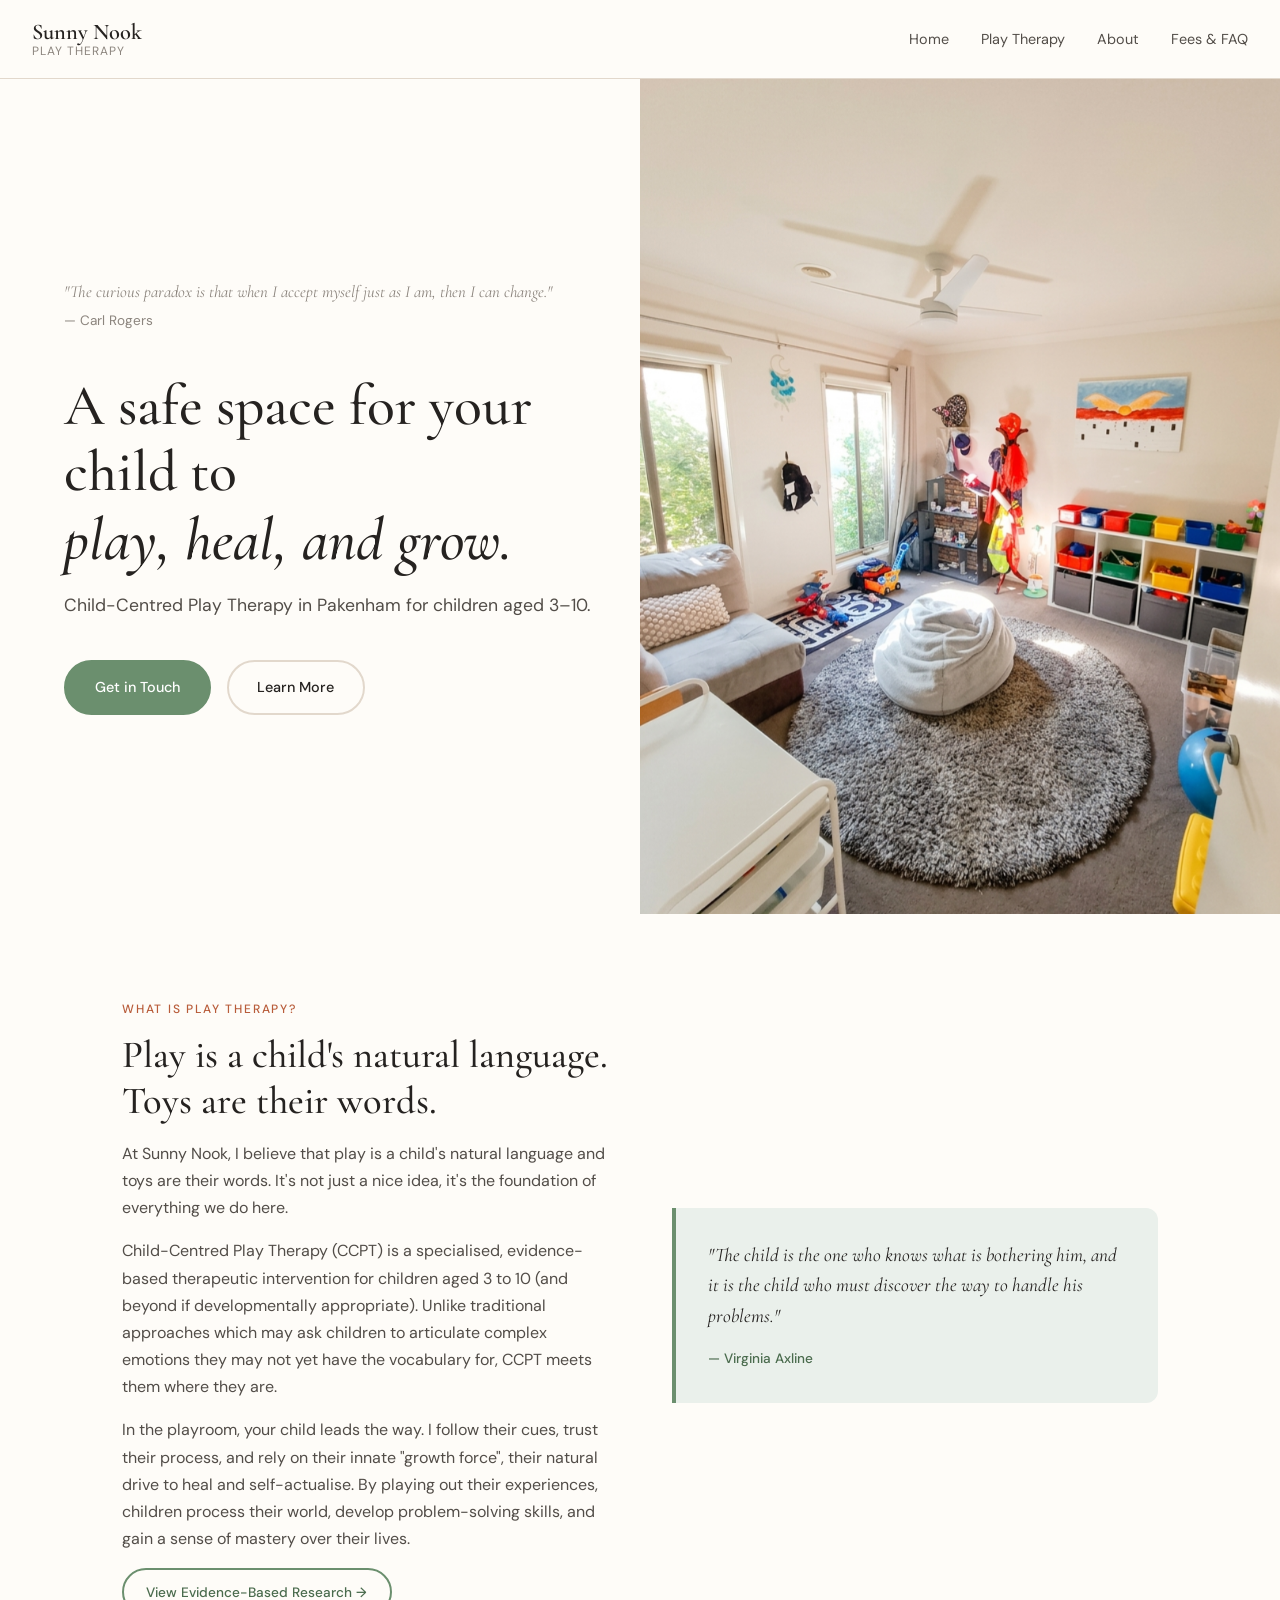
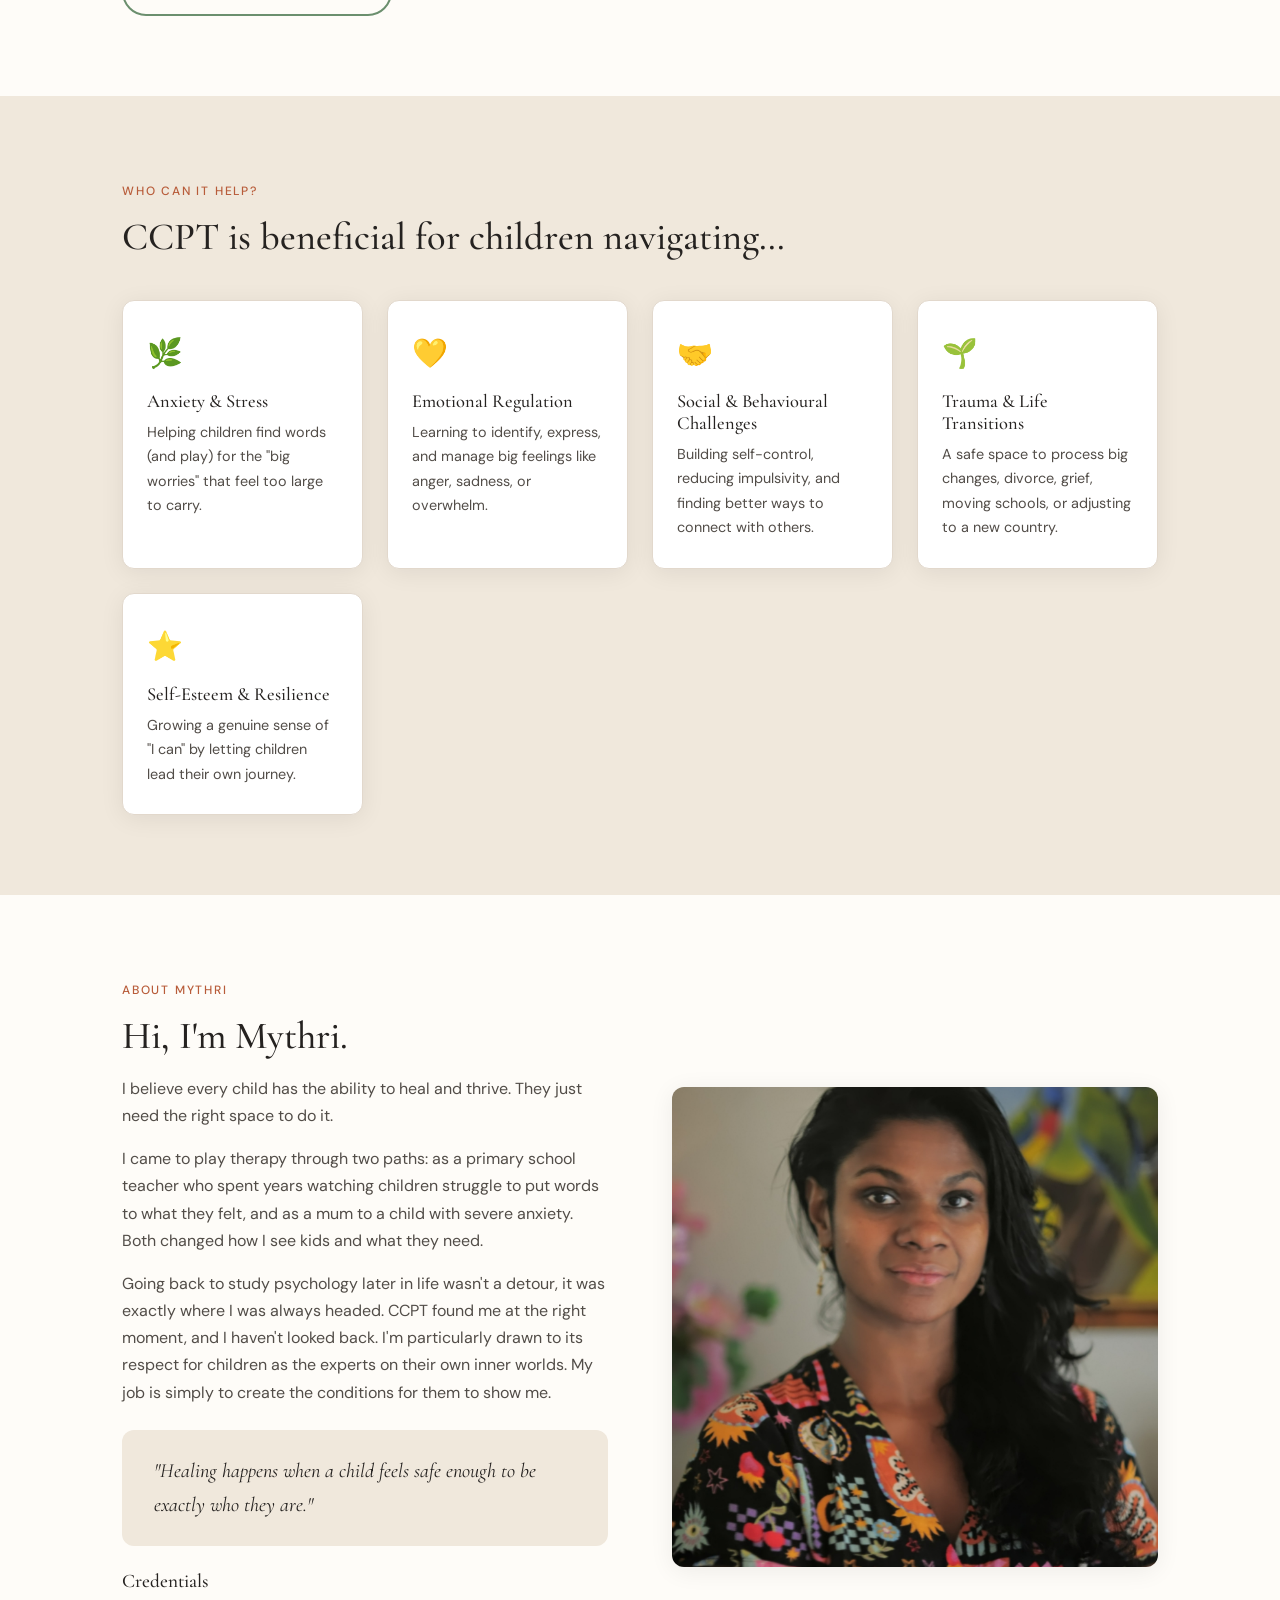
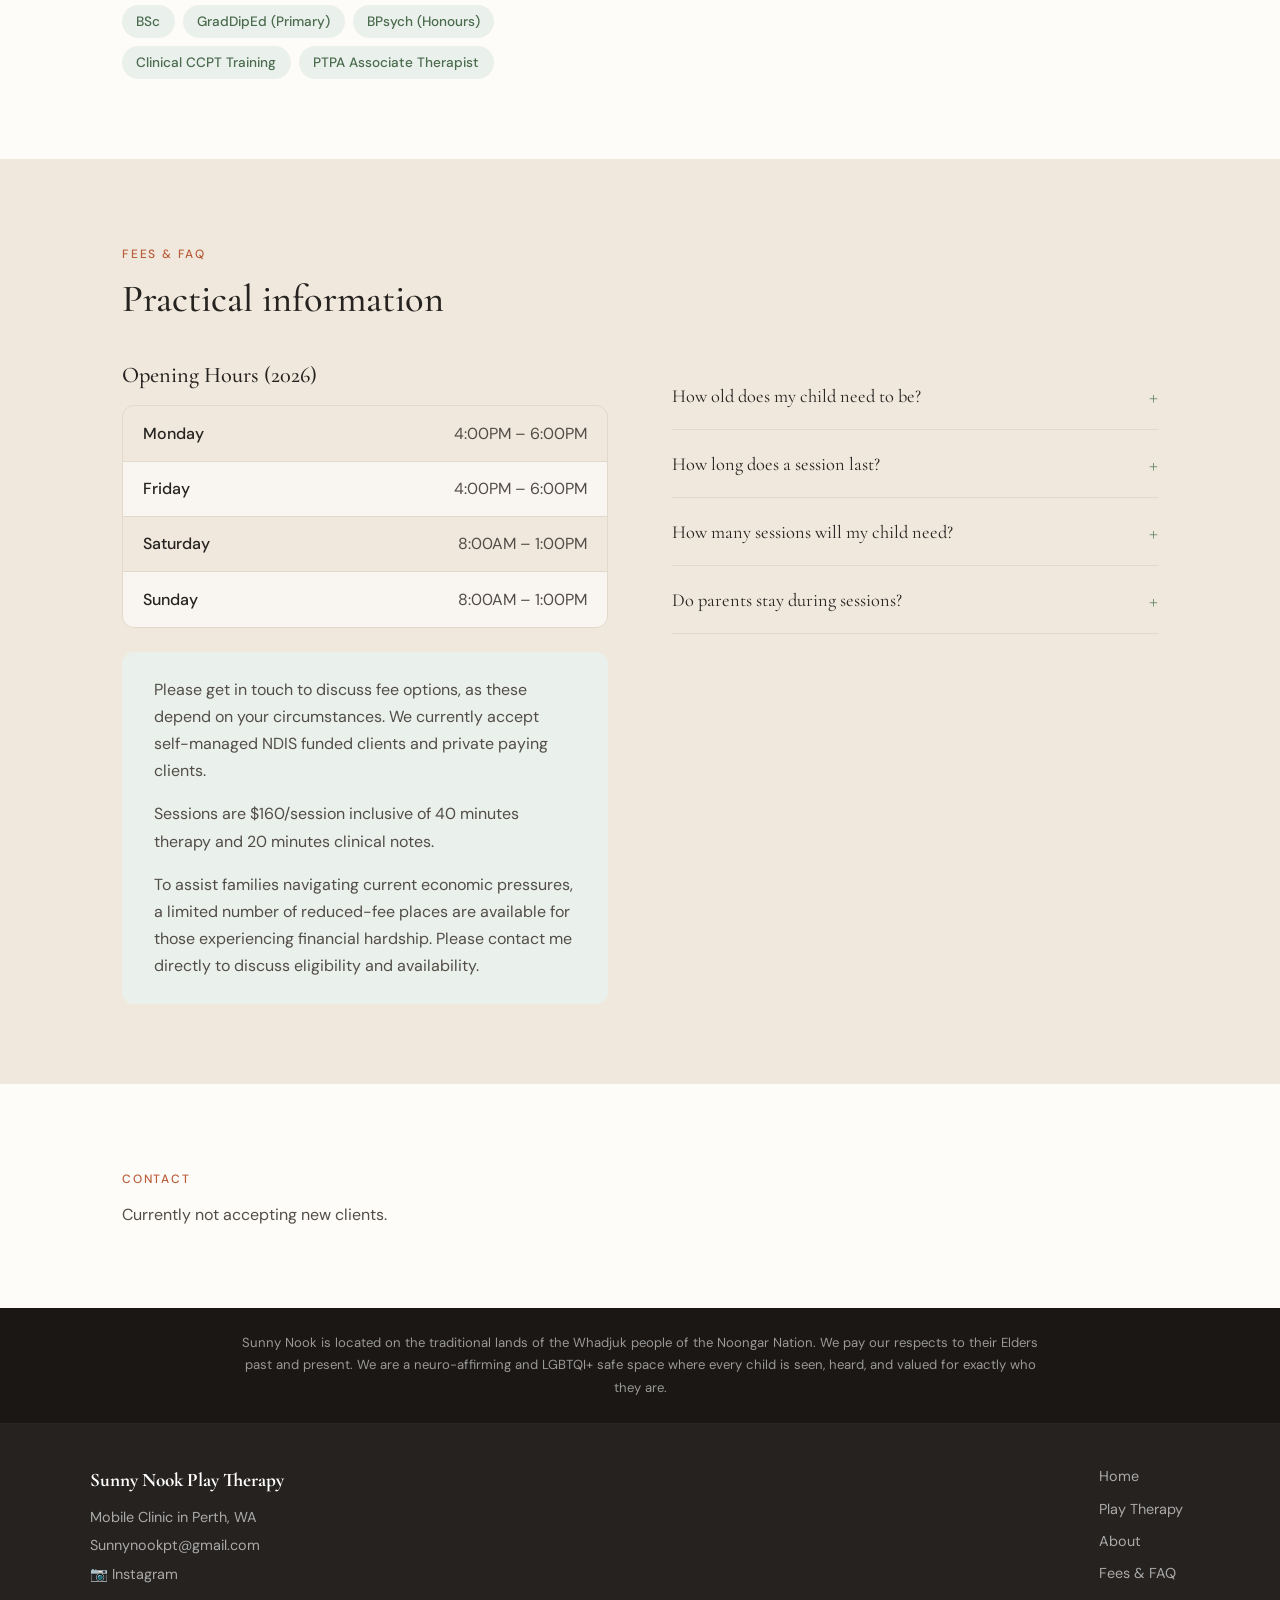
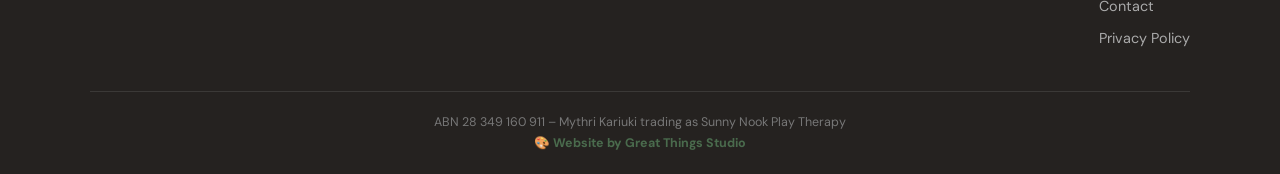
<file: index.html>
<!DOCTYPE html>
<html lang="en">

<head>
  <meta charset="UTF-8" />
  <meta name="viewport" content="width=device-width, initial-scale=1.0" />
  <title>Sunny Nook Play Therapy – Perth</title>
  <link rel="preconnect" href="https://fonts.googleapis.com">
  <link rel="preconnect" href="https://fonts.gstatic.com" crossorigin>
  <link
    href="https://fonts.googleapis.com/css2?family=Cormorant+Garamond:ital,wght@0,400;0,500;0,600;1,400;1,500&family=DM+Sans:wght@300;400;500&display=swap"
    rel="stylesheet">
  <link rel="stylesheet" href="style.css">
</head>

<body>

  <!-- NAV -->
  <nav class="nav">
    <a href="#home" class="nav-logo">Sunny Nook<span>Play Therapy</span></a>
    <button class="nav-toggle" onclick="toggleMenu()" aria-label="Menu">&#9776;</button>
    <ul class="nav-links" id="navLinks">
      <li><a href="#home">Home</a></li>
      <li><a href="#play-therapy">Play Therapy</a></li>
      <li><a href="#about">About</a></li>
      <li><a href="#fees">Fees & FAQ</a></li>
    </ul>
  </nav>

  <!-- HERO -->
  <section class="hero" id="home">
    <div class="hero-inner">
      <p class="hero-quote">"The curious paradox is that when I accept myself just as I am, then I can change."</p>
      <p class="hero-quote-attr">— Carl Rogers</p>
      <h1 class="hero-headline">A safe space for your child to<br><em>play, heal, and grow.</em></h1>
      <p class="hero-sub">Child-Centred Play Therapy in Pakenham for children aged 3–10.</p>
      <div class="hero-cta">
        <a href="#contact" class="btn btn-primary">Get in Touch</a>
        <a href="#play-therapy" class="btn btn-secondary">Learn More</a>
      </div>
    </div>
    <div class="hero-image-wrap">
      <img src="playroom.png" alt="The Sunny Nook playroom" class="hero-img">
    </div>
  </section>

  <!-- WHAT IS CCPT -->
  <section class="section section-light" id="play-therapy">
    <div class="container two-col">
      <div class="col-text">
        <span class="section-label">What is Play Therapy?</span>
        <h2>Play is a child's natural language.<br>Toys are their words.</h2>
        <p>At Sunny Nook, I believe that play is a child's natural language and toys are their words. It's not just a
          nice idea, it's the foundation of everything we do here.</p>
        <p>Child-Centred Play Therapy (CCPT) is a specialised, evidence-based therapeutic intervention for children aged
          3 to 10 (and beyond if developmentally appropriate). Unlike traditional approaches which may ask children to
          articulate complex emotions they may not yet have the vocabulary for, CCPT meets them where they are.</p>
        <p>In the playroom, your child leads the way. I follow their cues, trust their process, and rely on their innate
          "growth force", their natural drive to heal and self-actualise. By playing out their experiences, children
          process their world, develop problem-solving skills, and gain a sense of mastery over their lives.</p>
        <a href="https://evidencebasedchildtherapy.com" target="_blank" class="btn btn-outline">View Evidence-Based
          Research →</a>
      </div>
      <div class="col-visual">
        <div class="quote-card">
          <p>"The child is the one who knows what is bothering him, and it is the child who must discover the way to
            handle his problems."</p>
          <span>— Virginia Axline</span>
        </div>
      </div>
    </div>
  </section>

  <!-- WHO CAN IT HELP -->
  <section class="section section-warm">
    <div class="container">
      <span class="section-label">Who Can It Help?</span>
      <h2>CCPT is beneficial for children navigating…</h2>
      <div class="cards-grid">
        <div class="card">
          <div class="card-icon">🌿</div>
          <h3>Anxiety & Stress</h3>
          <p>Helping children find words (and play) for the "big worries" that feel too large to carry.</p>
        </div>
        <div class="card">
          <div class="card-icon">💛</div>
          <h3>Emotional Regulation</h3>
          <p>Learning to identify, express, and manage big feelings like anger, sadness, or overwhelm.</p>
        </div>
        <div class="card">
          <div class="card-icon">🤝</div>
          <h3>Social & Behavioural Challenges</h3>
          <p>Building self-control, reducing impulsivity, and finding better ways to connect with others.</p>
        </div>
        <div class="card">
          <div class="card-icon">🌱</div>
          <h3>Trauma & Life Transitions</h3>
          <p>A safe space to process big changes, divorce, grief, moving schools, or adjusting to a new country.</p>
        </div>
        <div class="card">
          <div class="card-icon">⭐</div>
          <h3>Self-Esteem & Resilience</h3>
          <p>Growing a genuine sense of "I can" by letting children lead their own journey.</p>
        </div>
      </div>
    </div>
  </section>

  <!-- ABOUT -->
  <section class="section section-light" id="about">
    <div class="container two-col reverse">
      <div class="col-visual">
        <img src="mythri.jpg" alt="Mythri Kariuki" class="profile-img">
      </div>
      <div class="col-text">
        <span class="section-label">About Mythri</span>
        <h2>Hi, I'm Mythri.</h2>
        <p>I believe every child has the ability to heal and thrive. They just need the right space to do it.</p>
        <p>I came to play therapy through two paths: as a primary school teacher who spent years watching children
          struggle to put words to what they felt, and as a mum to a child with severe anxiety. Both changed how I see
          kids and what they need.</p>
        <p>Going back to study psychology later in life wasn't a detour, it was exactly where I was always headed. CCPT
          found me at the right moment, and I haven't looked back. I'm particularly drawn to its respect for children as
          the experts on their own inner worlds. My job is simply to create the conditions for them to show me.</p>
        <div class="ethos-block">
          <p><em>"Healing happens when a child feels safe enough to be exactly who they are."</em></p>
        </div>
        <h3 style="font-family:var(--font-display);font-size:1.2rem;margin-bottom:0.75rem;">Credentials</h3>
        <ul class="cred-list">
          <li>BSc</li>
          <li>GradDipEd (Primary)</li>
          <li>BPsych (Honours)</li>
          <li>Clinical CCPT Training</li>
          <li>PTPA Associate Therapist</li>
        </ul>
      </div>
    </div>
  </section>

  <!-- FEES & FAQ -->
  <section class="section section-warm" id="fees">
    <div class="container">
      <span class="section-label">Fees & FAQ</span>
      <h2>Practical information</h2>
      <div class="two-col fees-layout">
        <div>
          <h3 class="subheading">Opening Hours (2026)</h3>
          <div class="hours-table">
            <div class="hours-row">
              <span class="day">Monday</span>
              <span class="time">4:00PM – 6:00PM</span>
            </div>
            <div class="hours-row">
              <span class="day">Friday</span>
              <span class="time">4:00PM – 6:00PM</span>
            </div>
            <div class="hours-row">
              <span class="day">Saturday</span>
              <span class="time">8:00AM – 1:00PM</span>
            </div>
            <div class="hours-row">
              <span class="day">Sunday</span>
              <span class="time">8:00AM – 1:00PM</span>
            </div>
          </div>
          <div class="fees-box">
            <p>Please get in touch to discuss fee options, as these depend on your circumstances. We currently accept
              self-managed NDIS funded clients and private paying clients.</p>
            <p>Sessions are $160/session inclusive of 40 minutes therapy and 20 minutes clinical notes.</p>
            <p>To assist families navigating current economic pressures, a limited number of reduced-fee places 
              are available for those experiencing financial hardship. Please contact me directly to discuss 
              eligibility and availability.</p>
          </div>
        </div>
        <div class="faq-list">
          <div class="faq-item">
            <button class="faq-q" onclick="toggleFAQ(this)">How old does my child need to be? <span>+</span></button>
            <div class="faq-a">
              <p>CCPT is most effective for children aged 3 to 8, though it can be adapted for older children where
                developmentally appropriate. Not sure if your child fits? Just reach out and we'll figure it out
                together.</p>
            </div>
          </div>
          <div class="faq-item">
            <button class="faq-q" onclick="toggleFAQ(this)">How long does a session last? <span>+</span></button>
            <div class="faq-a">
              <p>Sessions are typically 30–45 minutes in the playroom. Parents and I will catch up for a progress update
                every four to six weeks.</p>
            </div>
          </div>
          <div class="faq-item">
            <button class="faq-q" onclick="toggleFAQ(this)">How many sessions will my child need?
              <span>+</span></button>
            <div class="faq-a">
              <p>Every child is different. Research suggests 15–25 consistent weekly sessions for meaningful change.
                We'll review progress together as we go, and I'll always be honest with you about how things are
                tracking.</p>
            </div>
          </div>
          <div class="faq-item">
            <button class="faq-q" onclick="toggleFAQ(this)">Do parents stay during sessions? <span>+</span></button>
            <div class="faq-a">
              <p>Children attend the playroom on their own. This gives them the freedom to lead and express themselves
                without an audience. Parents are welcome to wait in our waiting room, where there's a range of books to
                peruse.</p>
            </div>
          </div>
        </div>
      </div>
    </div>
  </section>

  <!-- CONTACT -->
  <section class="section section-light" id="contact">
    <div class="container two-col">
      <div class="col-text">
        <span class="section-label">Contact</span>
        <p>Currently not accepting new clients.</p>


        <!-- <form class="contact-form" id="contactForm">
          <div class="form-group">
            <label for="fname">Your Name *</label>
            <input type="text" id="fname" required placeholder="Jane Smith">
          </div>
          <div class="form-group">
            <label for="femail">Email Address *</label>
            <input type="email" id="femail" required placeholder="jane@example.com">
          </div>
          <div class="form-group">
            <label for="fphone">Phone Number</label>
            <input type="tel" id="fphone" placeholder="04xx xxx xxx">
          </div>
          <div class="form-group">
            <label for="fage">Child's Age (optional)</label>
            <input type="text" id="fage" placeholder="e.g. 6 years old">
          </div>
          <div class="form-group">
            <label for="fmessage">How can I help? *</label>
            <textarea id="fmessage" rows="5" required
              placeholder="Tell me a little about what's brought you here..."></textarea>
          </div>
          <button type="button" class="btn btn-primary" onclick="sendEmail()">Send Message</button>
        </form> -->
        

      </div>
      <!-- <div class="col-visual">
        <div class="contact-info-box">
          <h3>Contact Details</h3>
          <p>📍 Mobile Clinic in Perth, WA</p>
          <p>✉️ <a href="mailto:Sunnynookpt@gmail.com">Sunnynookpt@gmail.com</a></p>
          <p>📷 <a href="https://www.instagram.com/sunnynookpt" target="_blank">@sunnynookpt</a></p>
        </div>
        <div class="contact-info-box" style="margin-top:1.5rem;">
          <h3>Current Clients</h3>
          <p>Please use the Halaxy booking system to manage your appointments.</p>
          <a href="https://www.halaxy.com/profile/mythri-kariuki/play-therapist/1769885" target="_blank"
            class="btn btn-outline">Book via Halaxy →</a>
          <p class="disclaimer-note" style="margin-top:1rem;">*Your data is stored in a secure, encrypted system that
            complies with Australian data residency requirements.</p>
        </div>
      </div> -->
    </div>
  </section>

  <!-- FOOTER -->
  <footer class="footer">
    <div class="footer-acknowledgement">
      <div class="container">
        <p>Sunny Nook is located on the traditional lands of the Whadjuk people of the Noongar Nation. We pay our
          respects to their Elders past and present. We are a neuro-affirming and LGBTQI+ safe space where every child
          is seen, heard, and valued for exactly who they are.</p>
      </div>
    </div>
    <div class="container footer-inner">
      <div class="footer-brand">
        <strong>Sunny Nook Play Therapy</strong>
        <p>Mobile Clinic in Perth, WA</p>
        <a href="mailto:Sunnynookpt@gmail.com">Sunnynookpt@gmail.com</a>
        <a href="https://www.instagram.com/sunnynookpt" target="_blank" class="insta-link">📷 Instagram</a>
      </div>
      <div class="footer-links">
        <a href="#home">Home</a>
        <a href="#play-therapy">Play Therapy</a>
        <a href="#about">About</a>
        <a href="#fees">Fees & FAQ</a>
        <a href="#contact">Contact</a>
        <a href="pp.pdf" target="_blank">Privacy Policy</a>
      </div>
    </div>
    <div class="footer-bottom">
      ABN 28 349 160 911 – Mythri Kariuki trading as Sunny Nook Play Therapy
      <br>
<a href="https://greathingstudio.com.au/#web-design" target="_blank">🎨 <strong> Website by Great Things Studio</strong></a>
    </div>
  </footer>
  

  <script src="script.js"></script>
  <script>
    function sendEmail() {
      const name = document.getElementById('fname').value.trim();
      const email = document.getElementById('femail').value.trim();
      const phone = document.getElementById('fphone').value.trim();
      const age = document.getElementById('fage').value.trim();
      const message = document.getElementById('fmessage').value.trim();

      if (!name || !email || !message) {
        alert('Please fill in your name, email, and message before sending.');
        return;
      }

      const subject = encodeURIComponent('Enquiry from ' + name + ' – Sunny Nook Play Therapy');
      const body = encodeURIComponent(
        'Name: ' + name + '\n' +
        'Email: ' + email + '\n' +
        (phone ? 'Phone: ' + phone + '\n' : '') +
        (age ? "Child's Age: " + age + '\n' : '') +
        '\nMessage:\n' + message
      );

      window.location.href = 'mailto:Sunnynookpt@gmail.com?subject=' + subject + '&body=' + body;
    }
  </script>
</body>

</html>
</file>
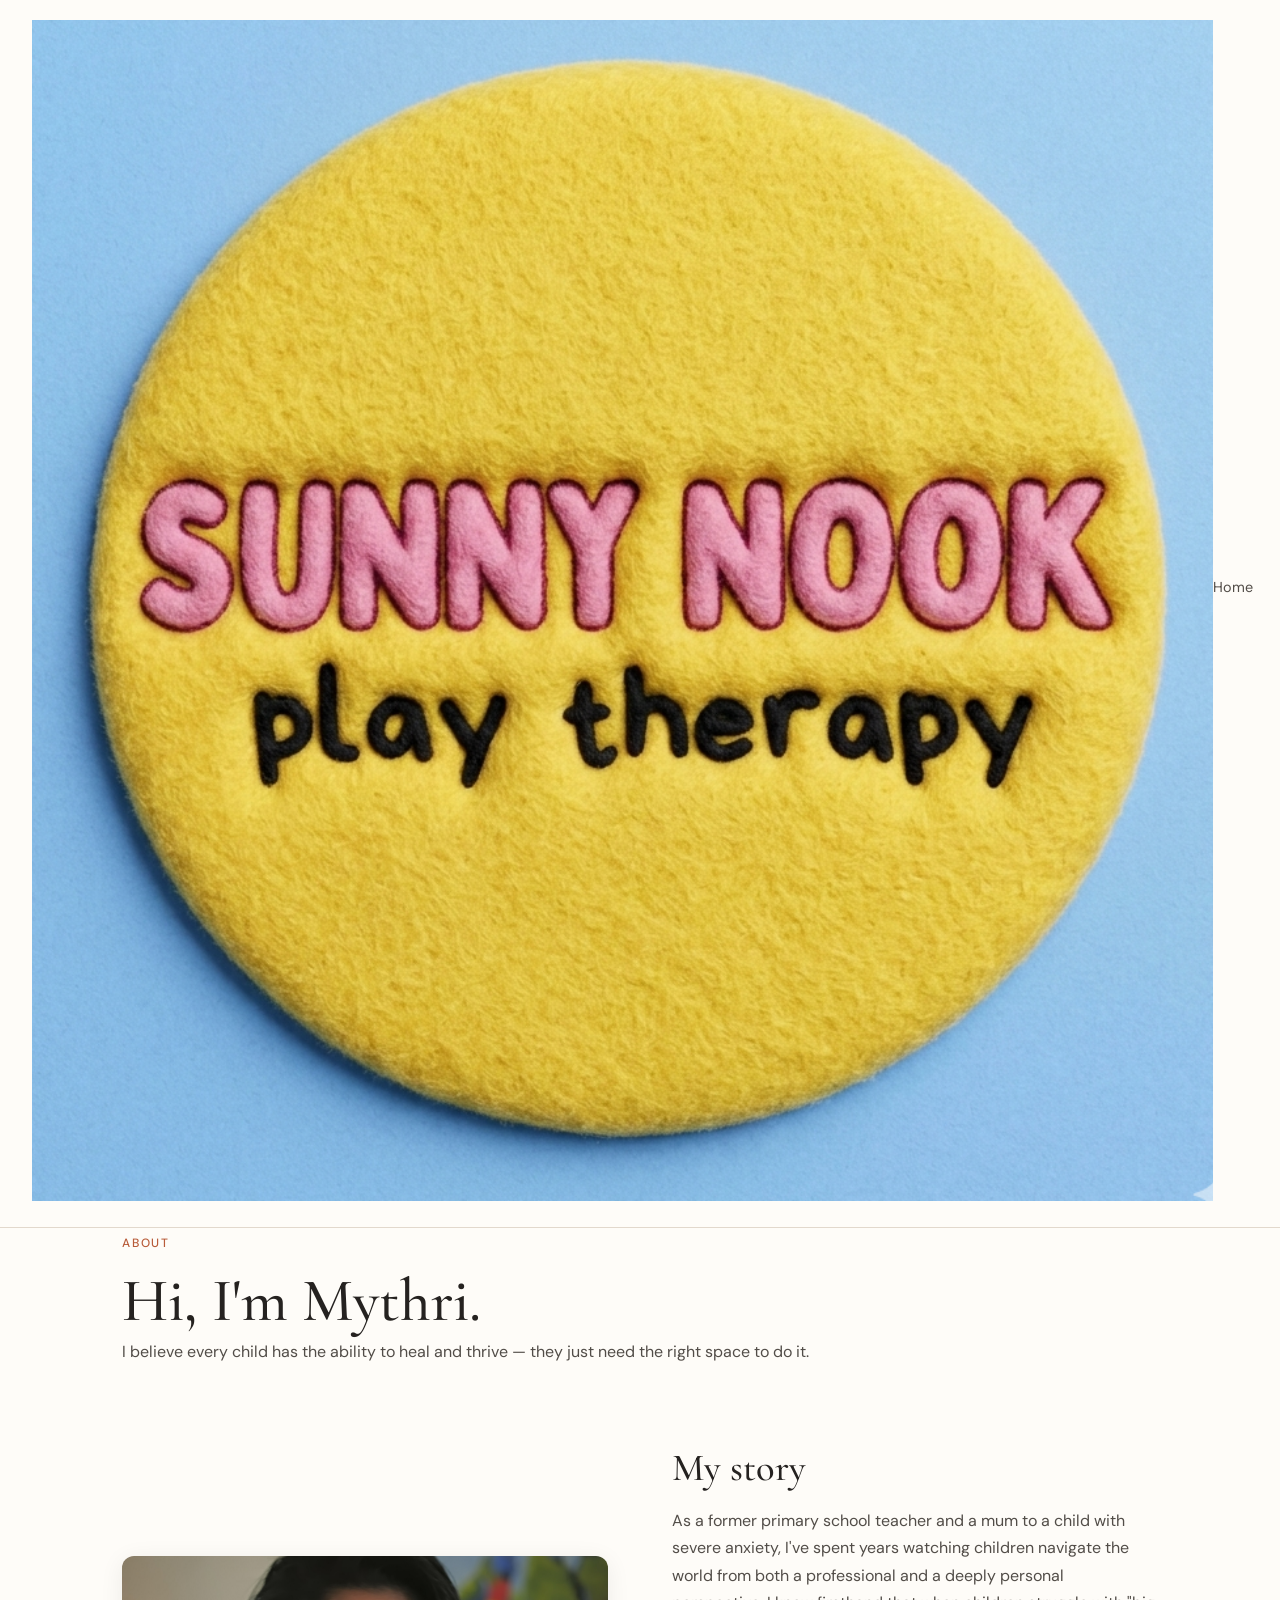
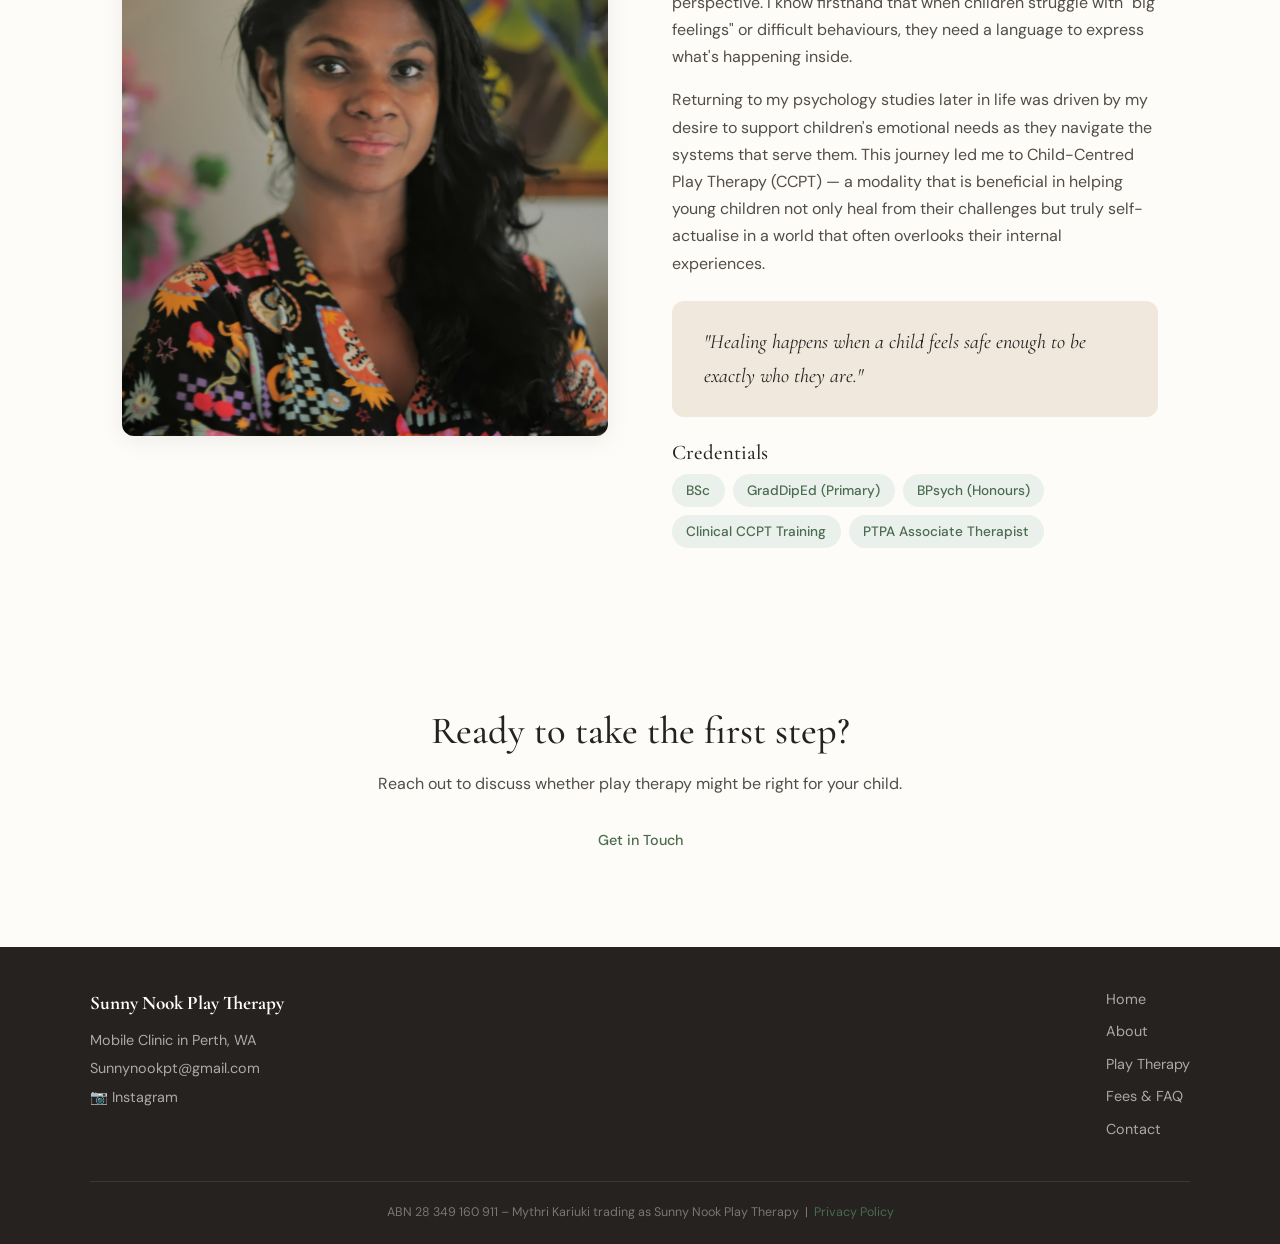
<file: about.html>
<!DOCTYPE html>
<html lang="en">
<head>
  <meta charset="UTF-8" />
  <meta name="viewport" content="width=device-width, initial-scale=1.0"/>
  <title>About Mythri – Sunny Nook Play Therapy</title>
  <link rel="preconnect" href="https://fonts.googleapis.com">
  <link rel="preconnect" href="https://fonts.gstatic.com" crossorigin>
  <link href="https://fonts.googleapis.com/css2?family=Cormorant+Garamond:ital,wght@0,400;0,500;0,600;1,400;1,500&family=DM+Sans:wght@300;400;500&display=swap" rel="stylesheet">
  <link rel="stylesheet" href="style.css">
</head>
<body>

  <nav class="nav">
    <a href="index.html" class="nav-logo"><img src="logo.png" alt="Sunny Nook Play Therapy" class="nav-logo-img"></a>
    <button class="nav-toggle" onclick="toggleMenu()" aria-label="Menu">&#9776;</button>
    <ul class="nav-links" id="navLinks">
      <li><a href="index.html">Home</a></li>
      <li><a href="about.html" class="active">About</a></li>
      <li><a href="play-therapy.html">Play Therapy</a></li>
      <li><a href="fees.html">Fees & FAQ</a></li>
      <li><a href="contact.html">Contact</a></li>
    </ul>
  </nav>

  <section class="page-hero">
    <div class="container">
      <span class="section-label">About</span>
      <h1>Hi, I'm Mythri.</h1>
      <p class="page-hero-sub">I believe every child has the ability to heal and thrive — they just need the right space to do it.</p>
    </div>
  </section>

  <section class="section section-light">
    <div class="container two-col">
      <div class="col-visual">
        <img src="mythri.jpg" alt="Mythri Kariuki" class="profile-img large">
      </div>
      <div class="col-text">
        <h2>My story</h2>
        <p>As a former primary school teacher and a mum to a child with severe anxiety, I've spent years watching children navigate the world from both a professional and a deeply personal perspective. I know firsthand that when children struggle with "big feelings" or difficult behaviours, they need a language to express what's happening inside.</p>
        <p>Returning to my psychology studies later in life was driven by my desire to support children's emotional needs as they navigate the systems that serve them. This journey led me to Child-Centred Play Therapy (CCPT) — a modality that is beneficial in helping young children not only heal from their challenges but truly self-actualise in a world that often overlooks their internal experiences.</p>

        <div class="ethos-block">
          <p><em>"Healing happens when a child feels safe enough to be exactly who they are."</em></p>
        </div>

        <h3>Credentials</h3>
        <ul class="cred-list">
          <li>BSc</li>
          <li>GradDipEd (Primary)</li>
          <li>BPsych (Honours)</li>
          <li>Clinical CCPT Training</li>
          <li>PTPA Associate Therapist</li>
        </ul>
      </div>
    </div>
  </section>

  <section class="section section-green">
    <div class="container center">
      <h2>Ready to take the first step?</h2>
      <p>Reach out to discuss whether play therapy might be right for your child.</p>
      <a href="contact.html" class="btn btn-white">Get in Touch</a>
    </div>
  </section>

  <footer class="footer">
    <div class="container footer-inner">
      <div class="footer-brand">
        <strong>Sunny Nook Play Therapy</strong>
        <p>Mobile Clinic in Perth, WA</p>
        <a href="mailto:Sunnynookpt@gmail.com">Sunnynookpt@gmail.com</a>
        <a href="https://www.instagram.com/sunnynookpt" target="_blank" class="insta-link">📷 Instagram</a>
      </div>
      <div class="footer-links">
        <a href="index.html">Home</a>
        <a href="about.html">About</a>
        <a href="play-therapy.html">Play Therapy</a>
        <a href="fees.html">Fees & FAQ</a>
        <a href="contact.html">Contact</a>
      </div>
    </div>
    <div class="footer-bottom">
      ABN 28 349 160 911 – Mythri Kariuki trading as Sunny Nook Play Therapy &nbsp;|&nbsp; <a href="privacy.html">Privacy Policy</a>
    </div>
  </footer>

  <script src="script.js"></script>
</body>
</html>
</file>
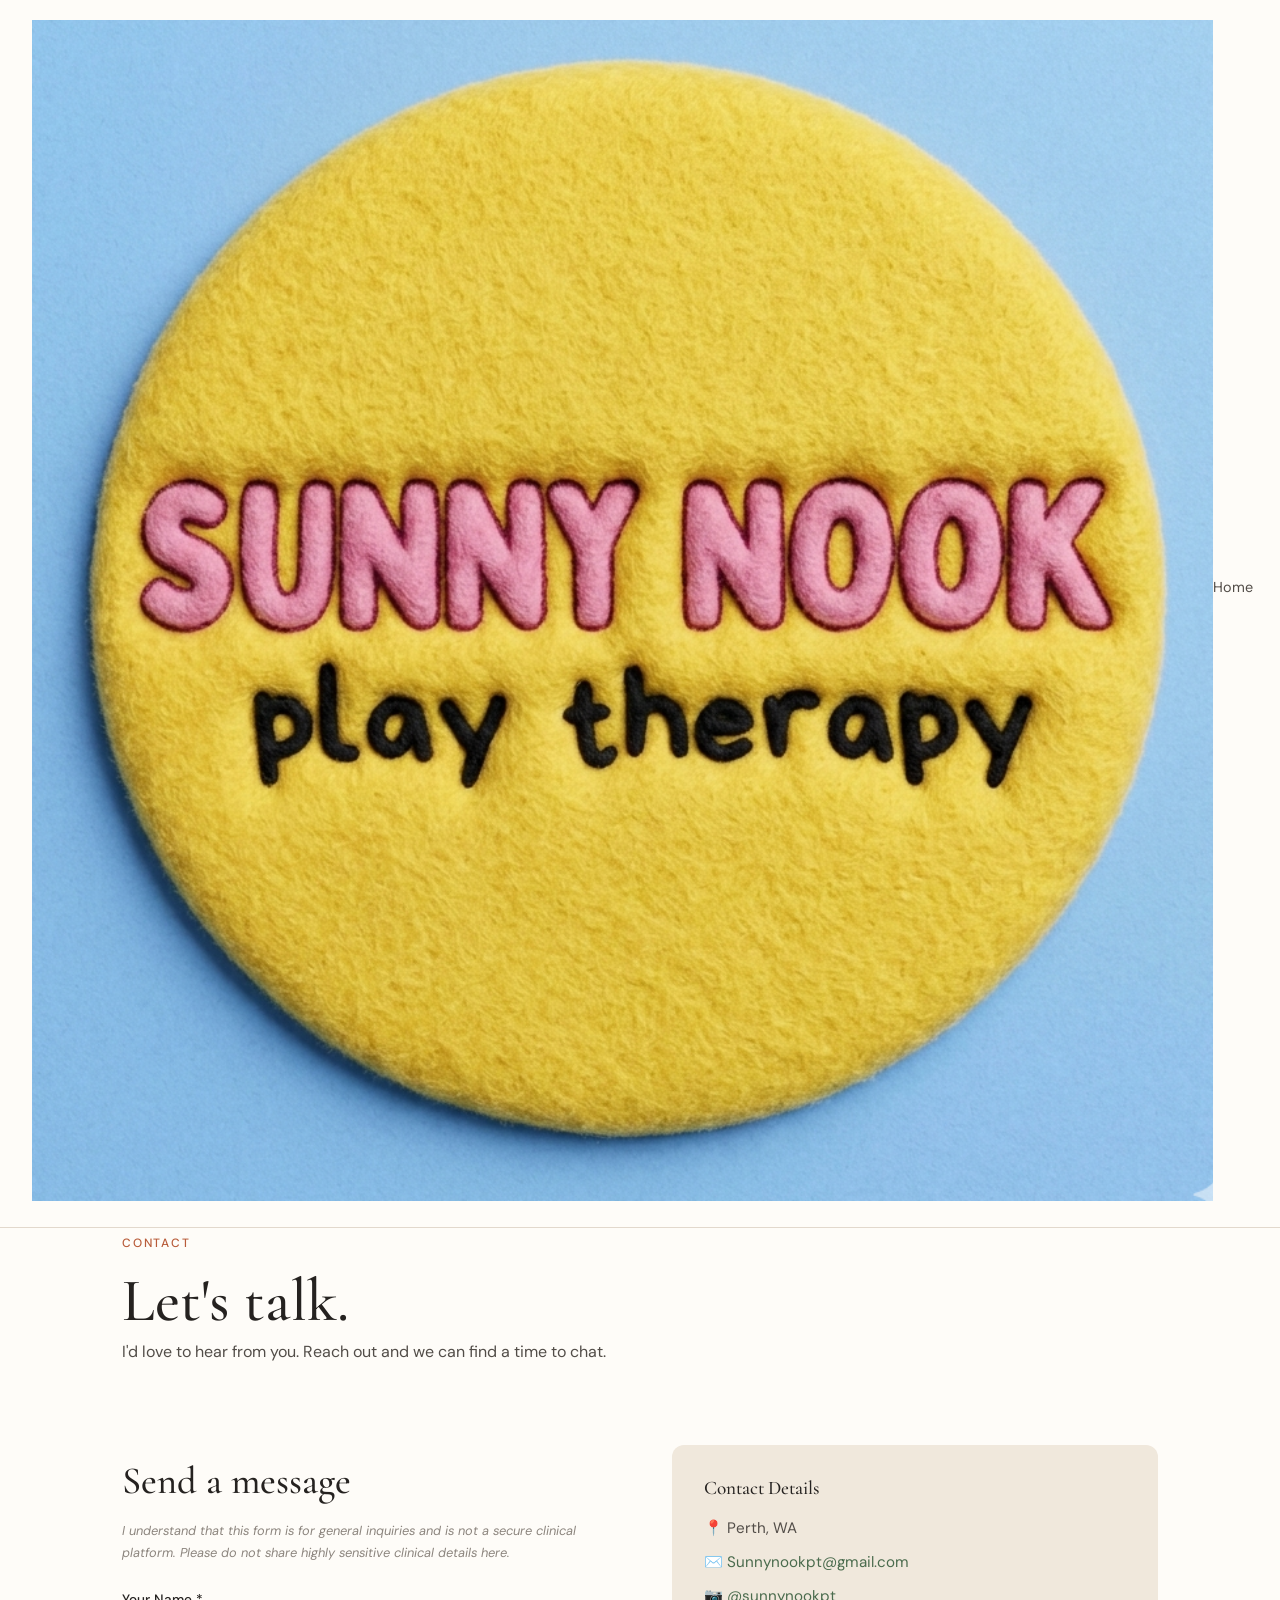
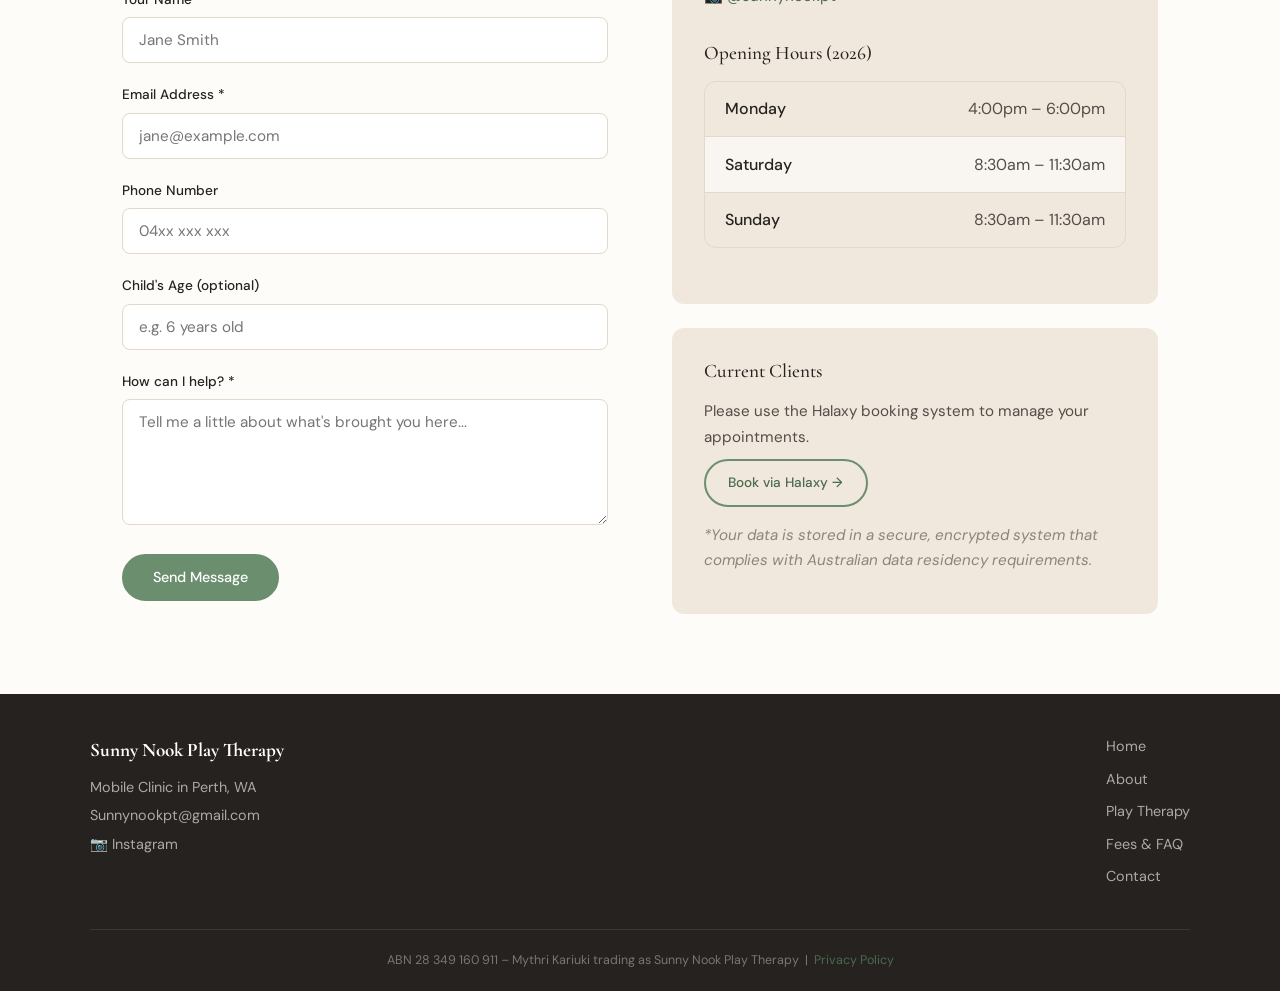
<file: contact.html>
<!DOCTYPE html>
<html lang="en">
<head>
  <meta charset="UTF-8" />
  <meta name="viewport" content="width=device-width, initial-scale=1.0"/>
  <title>Contact – Sunny Nook Play Therapy</title>
  <link rel="preconnect" href="https://fonts.googleapis.com">
  <link rel="preconnect" href="https://fonts.gstatic.com" crossorigin>
  <link href="https://fonts.googleapis.com/css2?family=Cormorant+Garamond:ital,wght@0,400;0,500;0,600;1,400;1,500&family=DM+Sans:wght@300;400;500&display=swap" rel="stylesheet">
  <link rel="stylesheet" href="style.css">
</head>
<body>

  <nav class="nav">
    <a href="index.html" class="nav-logo"><img src="logo.png" alt="Sunny Nook Play Therapy" class="nav-logo-img"></a>
    <button class="nav-toggle" onclick="toggleMenu()" aria-label="Menu">&#9776;</button>
    <ul class="nav-links" id="navLinks">
      <li><a href="index.html">Home</a></li>
      <li><a href="about.html">About</a></li>
      <li><a href="play-therapy.html">Play Therapy</a></li>
      <li><a href="fees.html">Fees & FAQ</a></li>
      <li><a href="contact.html" class="active">Contact</a></li>
    </ul>
  </nav>

  <section class="page-hero">
    <div class="container">
      <span class="section-label">Contact</span>
      <h1>Let's talk.</h1>
      <p class="page-hero-sub">I'd love to hear from you. Reach out and we can find a time to chat.</p>
    </div>
  </section>

  <section class="section section-light">
    <div class="container two-col">

      <!-- CONTACT FORM -->
      <div class="col-text">
        <h2>Send a message</h2>
        <p class="disclaimer-note">I understand that this form is for general inquiries and is not a secure clinical platform. Please do not share highly sensitive clinical details here.</p>

        <form class="contact-form" action="https://formspree.io/f/YOUR_FORM_ID" method="POST">
          <!-- Replace YOUR_FORM_ID with your Formspree form ID -->
          <div class="form-group">
            <label for="name">Your Name *</label>
            <input type="text" id="name" name="name" required placeholder="Jane Smith">
          </div>
          <div class="form-group">
            <label for="email">Email Address *</label>
            <input type="email" id="email" name="email" required placeholder="jane@example.com">
          </div>
          <div class="form-group">
            <label for="phone">Phone Number</label>
            <input type="tel" id="phone" name="phone" placeholder="04xx xxx xxx">
          </div>
          <div class="form-group">
            <label for="age">Child's Age (optional)</label>
            <input type="text" id="age" name="child_age" placeholder="e.g. 6 years old">
          </div>
          <div class="form-group">
            <label for="message">How can I help? *</label>
            <textarea id="message" name="message" rows="5" required placeholder="Tell me a little about what's brought you here..."></textarea>
          </div>
          <button type="submit" class="btn btn-primary">Send Message</button>
        </form>
      </div>

      <!-- CONTACT DETAILS -->
      <div class="col-visual">
        <div class="contact-info-box">
          <h3>Contact Details</h3>
          <p>📍 Perth, WA</p>
          <p>✉️ <a href="mailto:Sunnynookpt@gmail.com">Sunnynookpt@gmail.com</a></p>
          <p>📷 <a href="https://www.instagram.com/sunnynookpt" target="_blank">@sunnynookpt</a></p>

          <h3 style="margin-top: 2rem;">Opening Hours (2026)</h3>
          <div class="hours-table">
            <div class="hours-row">
              <span class="day">Monday</span>
              <span class="time">4:00pm – 6:00pm</span>
            </div>
            <div class="hours-row">
              <span class="day">Saturday</span>
              <span class="time">8:30am – 11:30am</span>
            </div>
            <div class="hours-row">
              <span class="day">Sunday</span>
              <span class="time">8:30am – 11:30am</span>
            </div>
          </div>
        </div>

        <div class="contact-info-box" style="margin-top: 1.5rem;">
          <h3>Current Clients</h3>
          <p>Please use the Halaxy booking system to manage your appointments.</p>
          <a href="#" class="btn btn-outline" id="halaxy-link">Book via Halaxy →</a>
          <!-- Replace # with your Halaxy booking link when available -->
          <p class="disclaimer-note" style="margin-top:1rem;">*Your data is stored in a secure, encrypted system that complies with Australian data residency requirements.</p>
        </div>
      </div>

    </div>
  </section>

  <footer class="footer">
    <div class="container footer-inner">
      <div class="footer-brand">
        <strong>Sunny Nook Play Therapy</strong>
        <p>Mobile Clinic in Perth, WA</p>
        <a href="mailto:Sunnynookpt@gmail.com">Sunnynookpt@gmail.com</a>
        <a href="https://www.instagram.com/sunnynookpt" target="_blank" class="insta-link">📷 Instagram</a>
      </div>
      <div class="footer-links">
        <a href="index.html">Home</a>
        <a href="about.html">About</a>
        <a href="play-therapy.html">Play Therapy</a>
        <a href="fees.html">Fees & FAQ</a>
        <a href="contact.html">Contact</a>
      </div>
    </div>
    <div class="footer-bottom">
      ABN 28 349 160 911 – Mythri Kariuki trading as Sunny Nook Play Therapy &nbsp;|&nbsp; <a href="privacy.html">Privacy Policy</a>
    </div>
  </footer>

  <script src="script.js"></script>
</body>
</html>
</file>
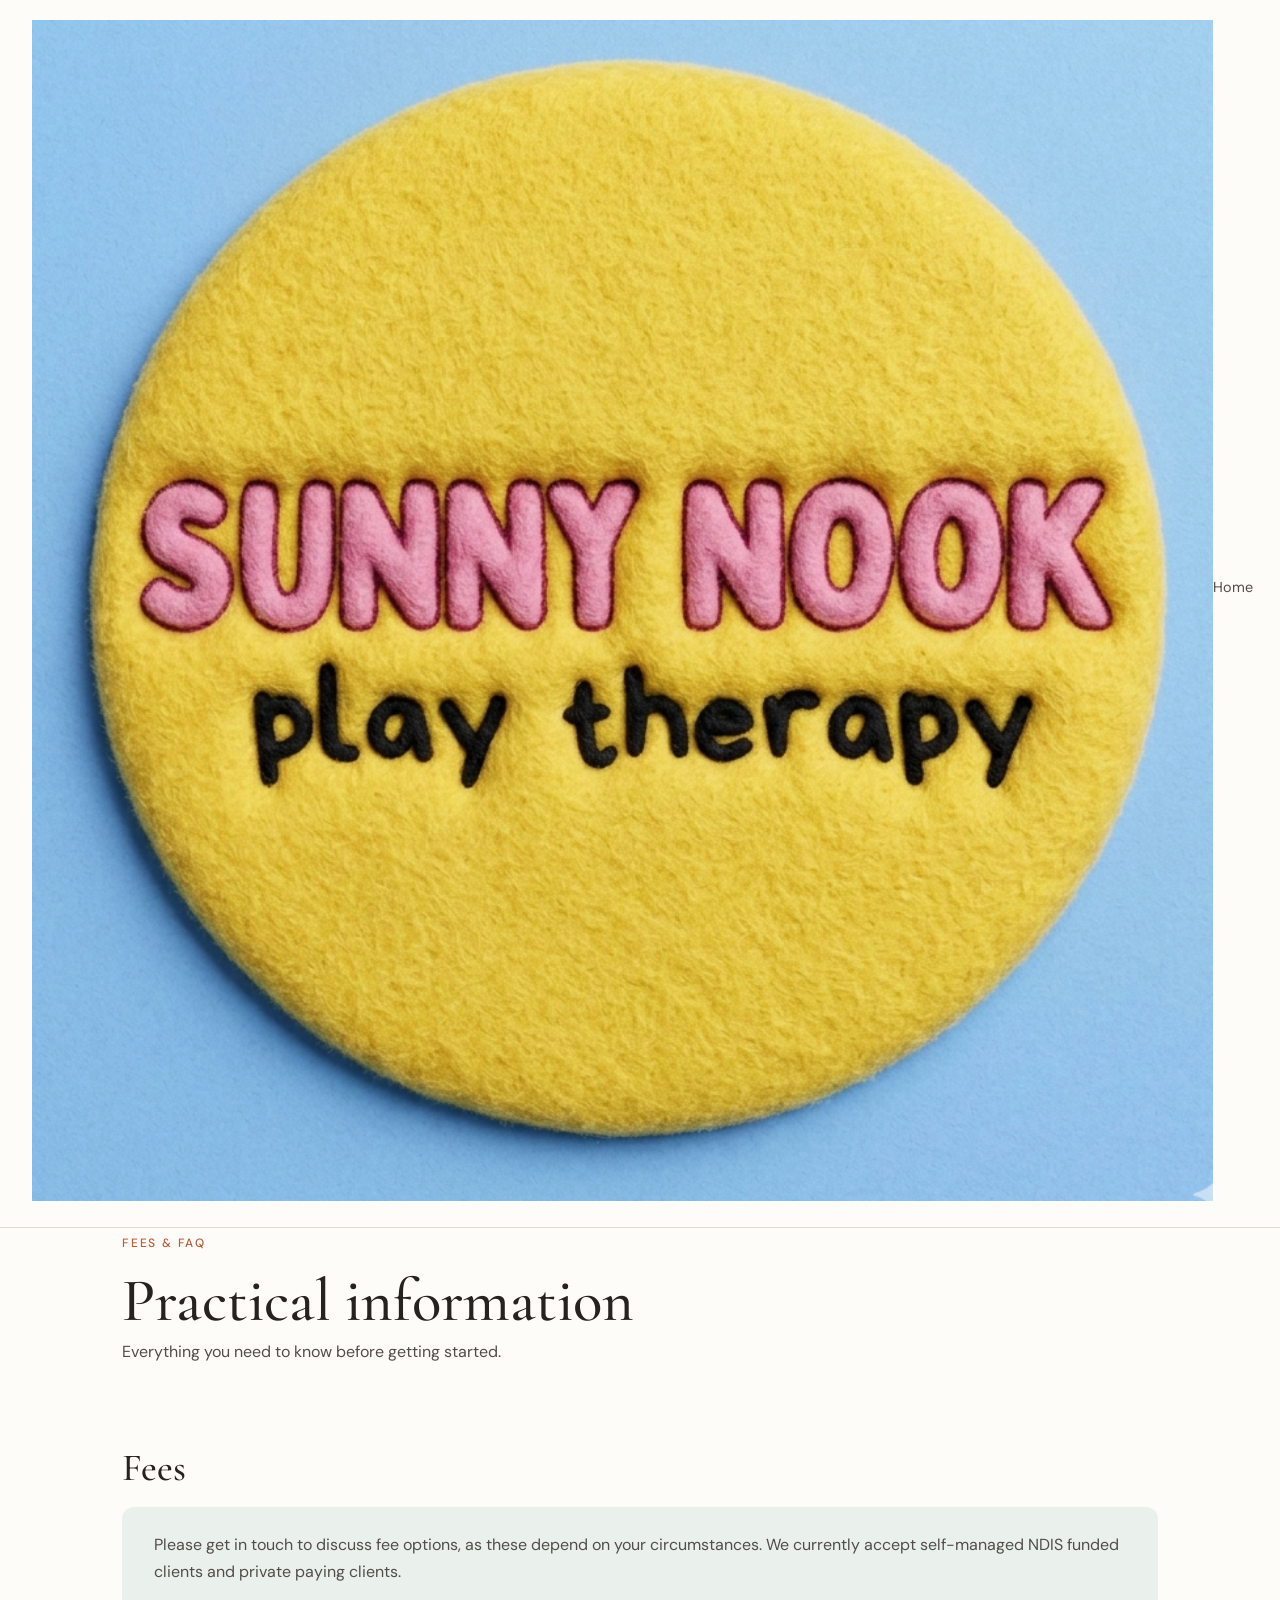
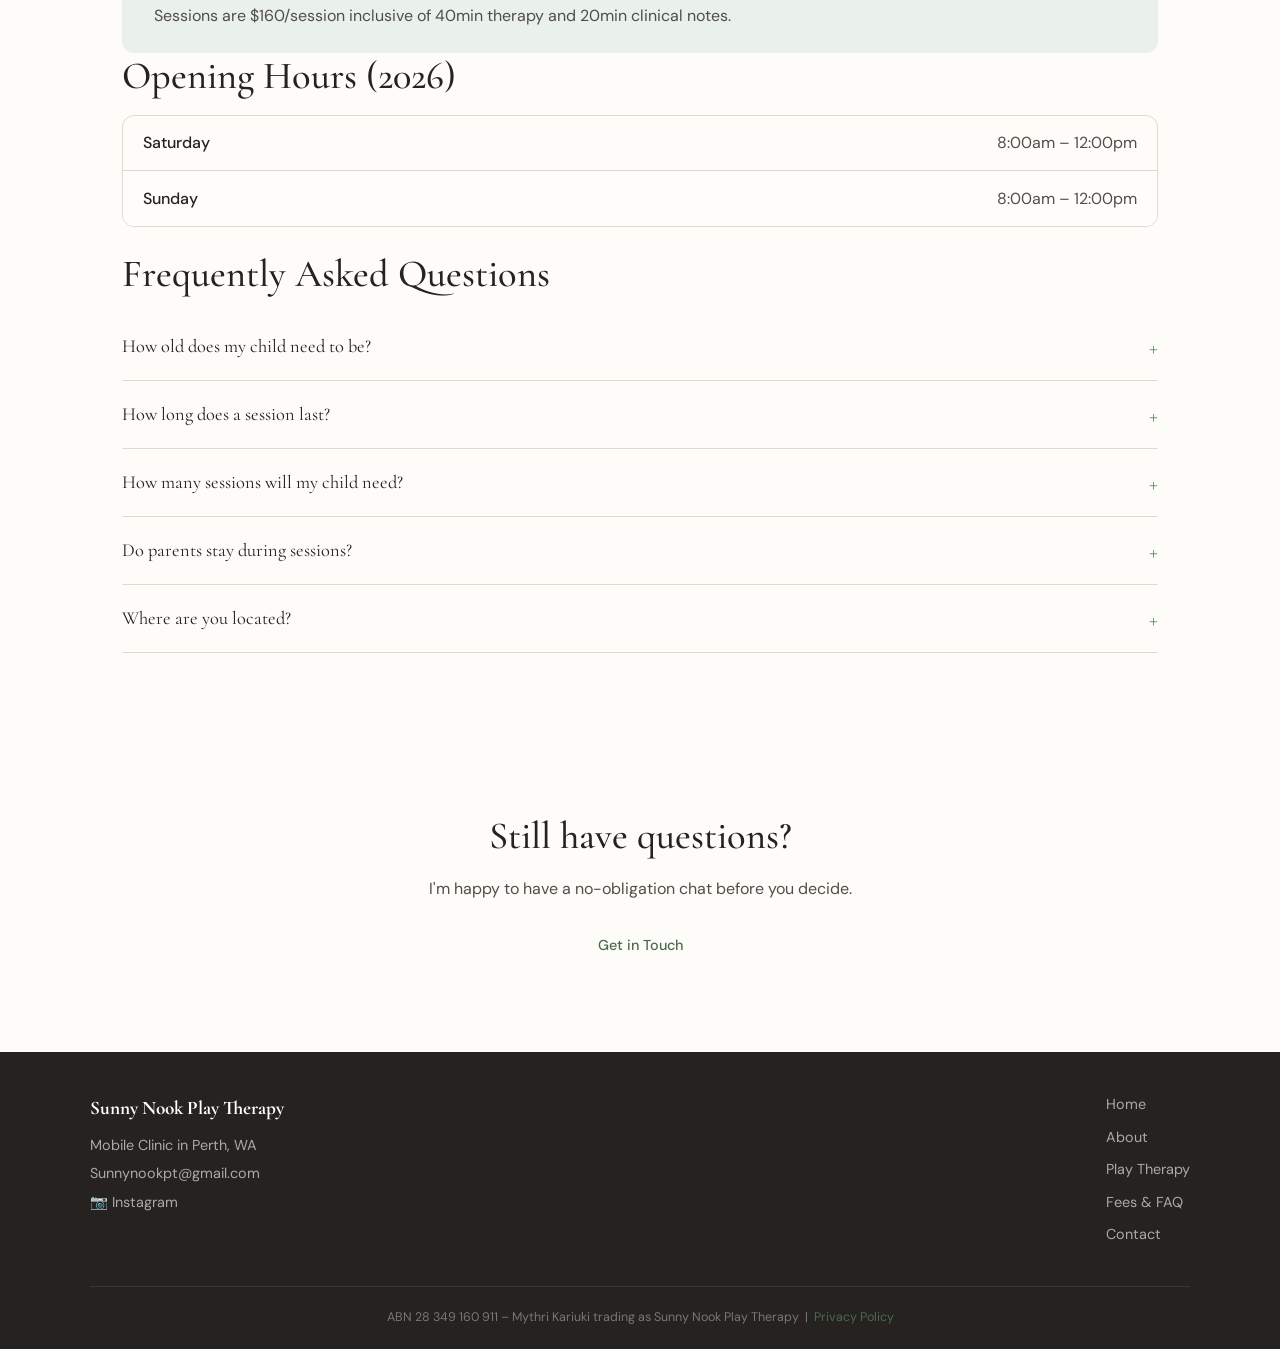
<file: fees.html>
<!DOCTYPE html>
<html lang="en">

<head>
  <meta charset="UTF-8" />
  <meta name="viewport" content="width=device-width, initial-scale=1.0" />
  <title>Fees & FAQ – Sunny Nook Play Therapy</title>
  <link rel="preconnect" href="https://fonts.googleapis.com">
  <link rel="preconnect" href="https://fonts.gstatic.com" crossorigin>
  <link
    href="https://fonts.googleapis.com/css2?family=Cormorant+Garamond:ital,wght@0,400;0,500;0,600;1,400;1,500&family=DM+Sans:wght@300;400;500&display=swap"
    rel="stylesheet">
  <link rel="stylesheet" href="style.css">
</head>

<body>

  <nav class="nav">
    <a href="index.html" class="nav-logo"><img src="logo.png" alt="Sunny Nook Play Therapy" class="nav-logo-img"></a>
    <button class="nav-toggle" onclick="toggleMenu()" aria-label="Menu">&#9776;</button>
    <ul class="nav-links" id="navLinks">
      <li><a href="index.html">Home</a></li>
      <li><a href="about.html">About</a></li>
      <li><a href="play-therapy.html">Play Therapy</a></li>
      <li><a href="fees.html" class="active">Fees & FAQ</a></li>
      <li><a href="contact.html">Contact</a></li>
    </ul>
  </nav>

  <section class="page-hero">
    <div class="container">
      <span class="section-label">Fees & FAQ</span>
      <h1>Practical information</h1>
      <p class="page-hero-sub">Everything you need to know before getting started.</p>
    </div>
  </section>

  <section class="section section-light">
    <div class="container narrow">

      <h2>Fees</h2>
      <div class="fees-box">
        <p>Please get in touch to discuss fee options, as these depend on your circumstances. We currently accept
          self-managed NDIS funded clients and private paying clients.</p>
        <p>Sessions are $160/session inclusive of 40min therapy and 20min clinical notes.</p>
      </div>

      <h2>Opening Hours (2026)</h2>
      <div class="hours-table">
        <div class="hours-row">
          <span class="day">Saturday</span>
          <span class="time">8:00am – 12:00pm</span>
        </div>
        <div class="hours-row">
          <span class="day">Sunday</span>
          <span class="time">8:00am – 12:00pm</span>
        </div>
      </div>

      <h2>Frequently Asked Questions</h2>

      <div class="faq-list">
        <div class="faq-item">
          <button class="faq-q" onclick="toggleFAQ(this)">How old does my child need to be? <span>+</span></button>
          <div class="faq-a">
            <p>CCPT is most effective for children aged 3 to 10, though the approach can be adapted for children up to
              12. If you're unsure whether your child is a good fit, feel free to reach out and we can chat through it.
            </p>
          </div>
        </div>
        <div class="faq-item">
          <button class="faq-q" onclick="toggleFAQ(this)">How long does a session last? <span>+</span></button>
          <div class="faq-a">
            <p>Sessions are typically 50 minutes. This includes time for the child's play session as well as a brief
              check-in with parents/carers.</p>
          </div>
        </div>
        <div class="faq-item">
          <button class="faq-q" onclick="toggleFAQ(this)">How many sessions will my child need? <span>+</span></button>
          <div class="faq-a">
            <p>Every child is different. Research suggests that CCPT is most effective when sessions are consistent and
              ongoing — typically a minimum of 10–15 sessions. We'll review progress together as we go.</p>
          </div>
        </div>
        <div class="faq-item">
          <button class="faq-q" onclick="toggleFAQ(this)">Do parents stay during sessions? <span>+</span></button>
          <div class="faq-a">
            <p>For most sessions, children attend the playroom on their own. This is an important part of the CCPT
              process — it gives children the freedom to lead and express themselves without worry. I'll keep you
              informed every step of the way.</p>
          </div>
        </div>
        <div class="faq-item">
          <button class="faq-q" onclick="toggleFAQ(this)">Where are you located? <span>+</span></button>
          <div class="faq-a">
            <p>Sessions take place in Perth, WA at a space that is conveniet to you (we're fully mobile clinic). Specific address details will be provided upon
              booking.</p>
          </div>
        </div>
      </div>

    </div>
  </section>

  <section class="section section-green">
    <div class="container center">
      <h2>Still have questions?</h2>
      <p>I'm happy to have a no-obligation chat before you decide.</p>
      <a href="contact.html" class="btn btn-white">Get in Touch</a>
    </div>
  </section>

  <footer class="footer">
    <div class="container footer-inner">
      <div class="footer-brand">
        <strong>Sunny Nook Play Therapy</strong>
        <p>Mobile Clinic in Perth, WA</p>
        <a href="mailto:Sunnynookpt@gmail.com">Sunnynookpt@gmail.com</a>
        <a href="https://www.instagram.com/sunnynookpt" target="_blank" class="insta-link">📷 Instagram</a>
      </div>
      <div class="footer-links">
        <a href="index.html">Home</a>
        <a href="about.html">About</a>
        <a href="play-therapy.html">Play Therapy</a>
        <a href="fees.html">Fees & FAQ</a>
        <a href="contact.html">Contact</a>
      </div>
    </div>
    <div class="footer-bottom">
      ABN 28 349 160 911 – Mythri Kariuki trading as Sunny Nook Play Therapy &nbsp;|&nbsp; <a
        href="privacy.html">Privacy Policy</a>
    </div>
  </footer>

  <script src="script.js"></script>
</body>

</html>
</file>
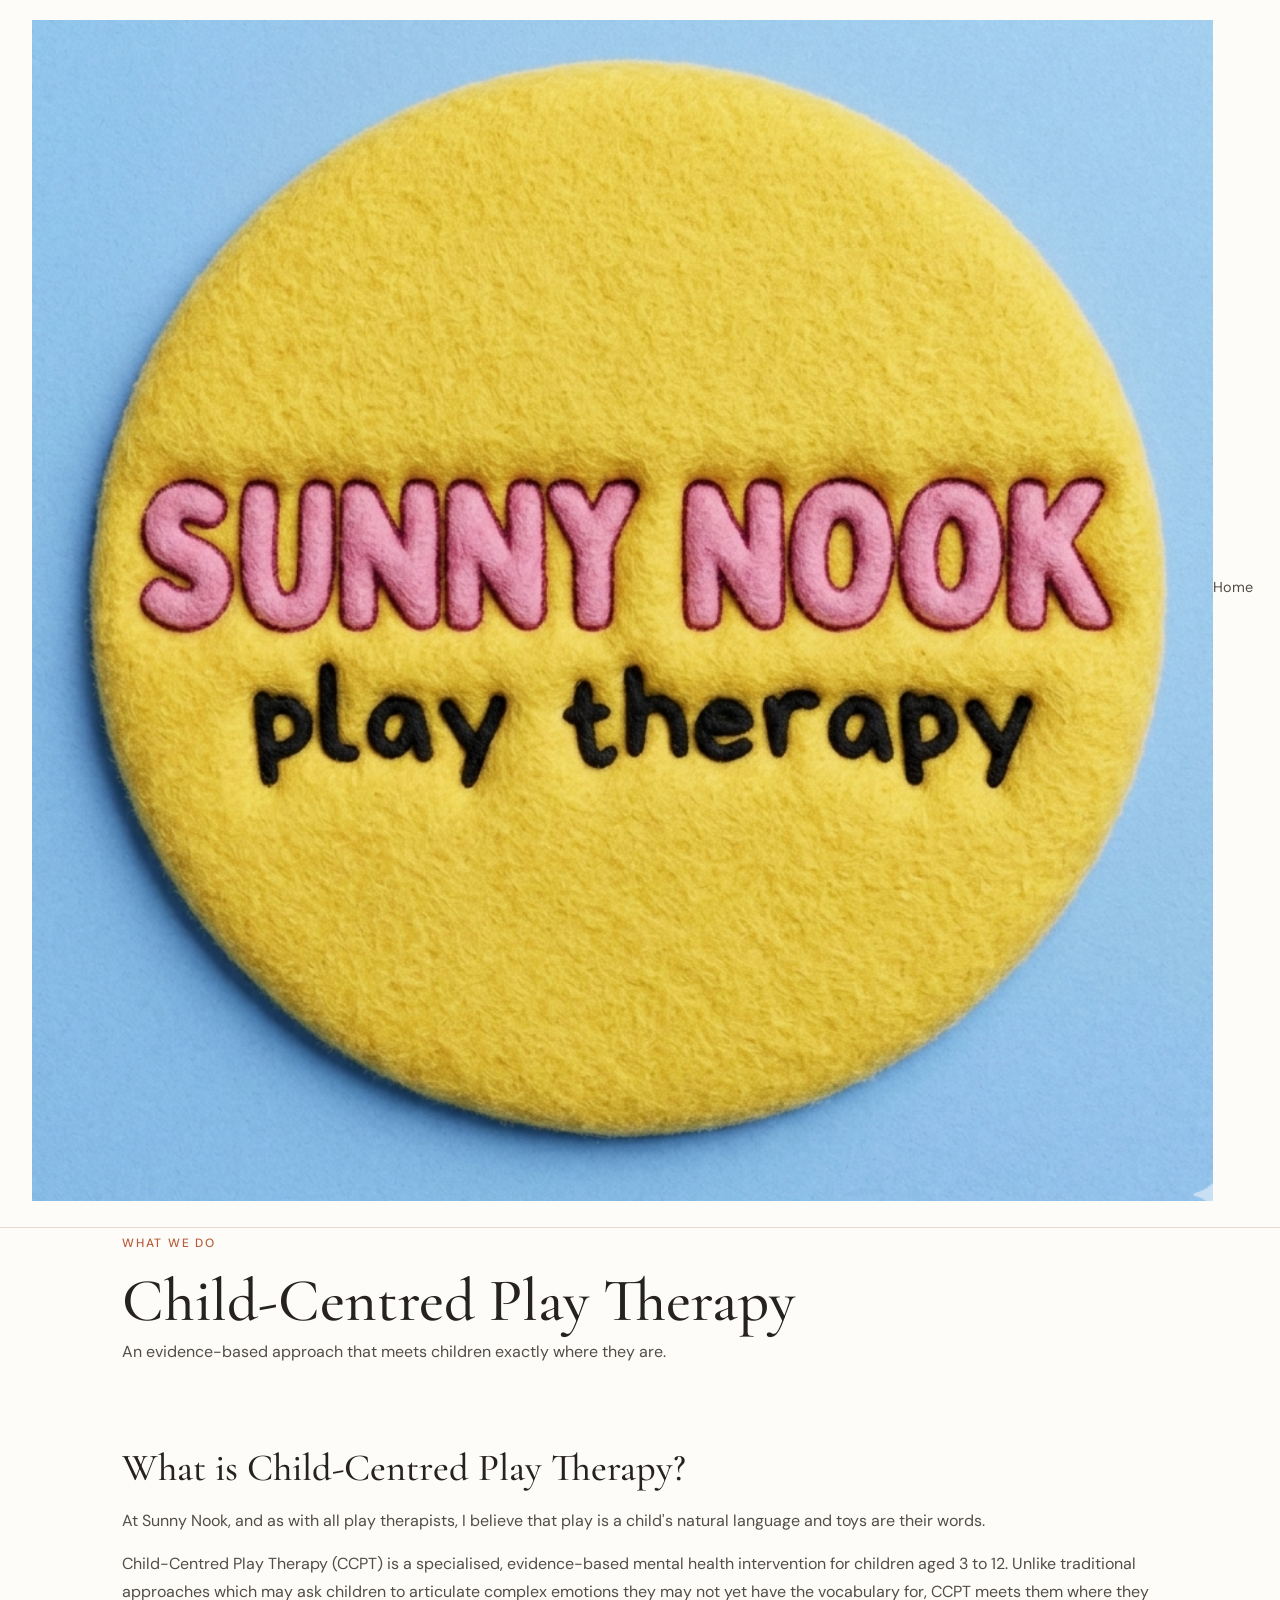
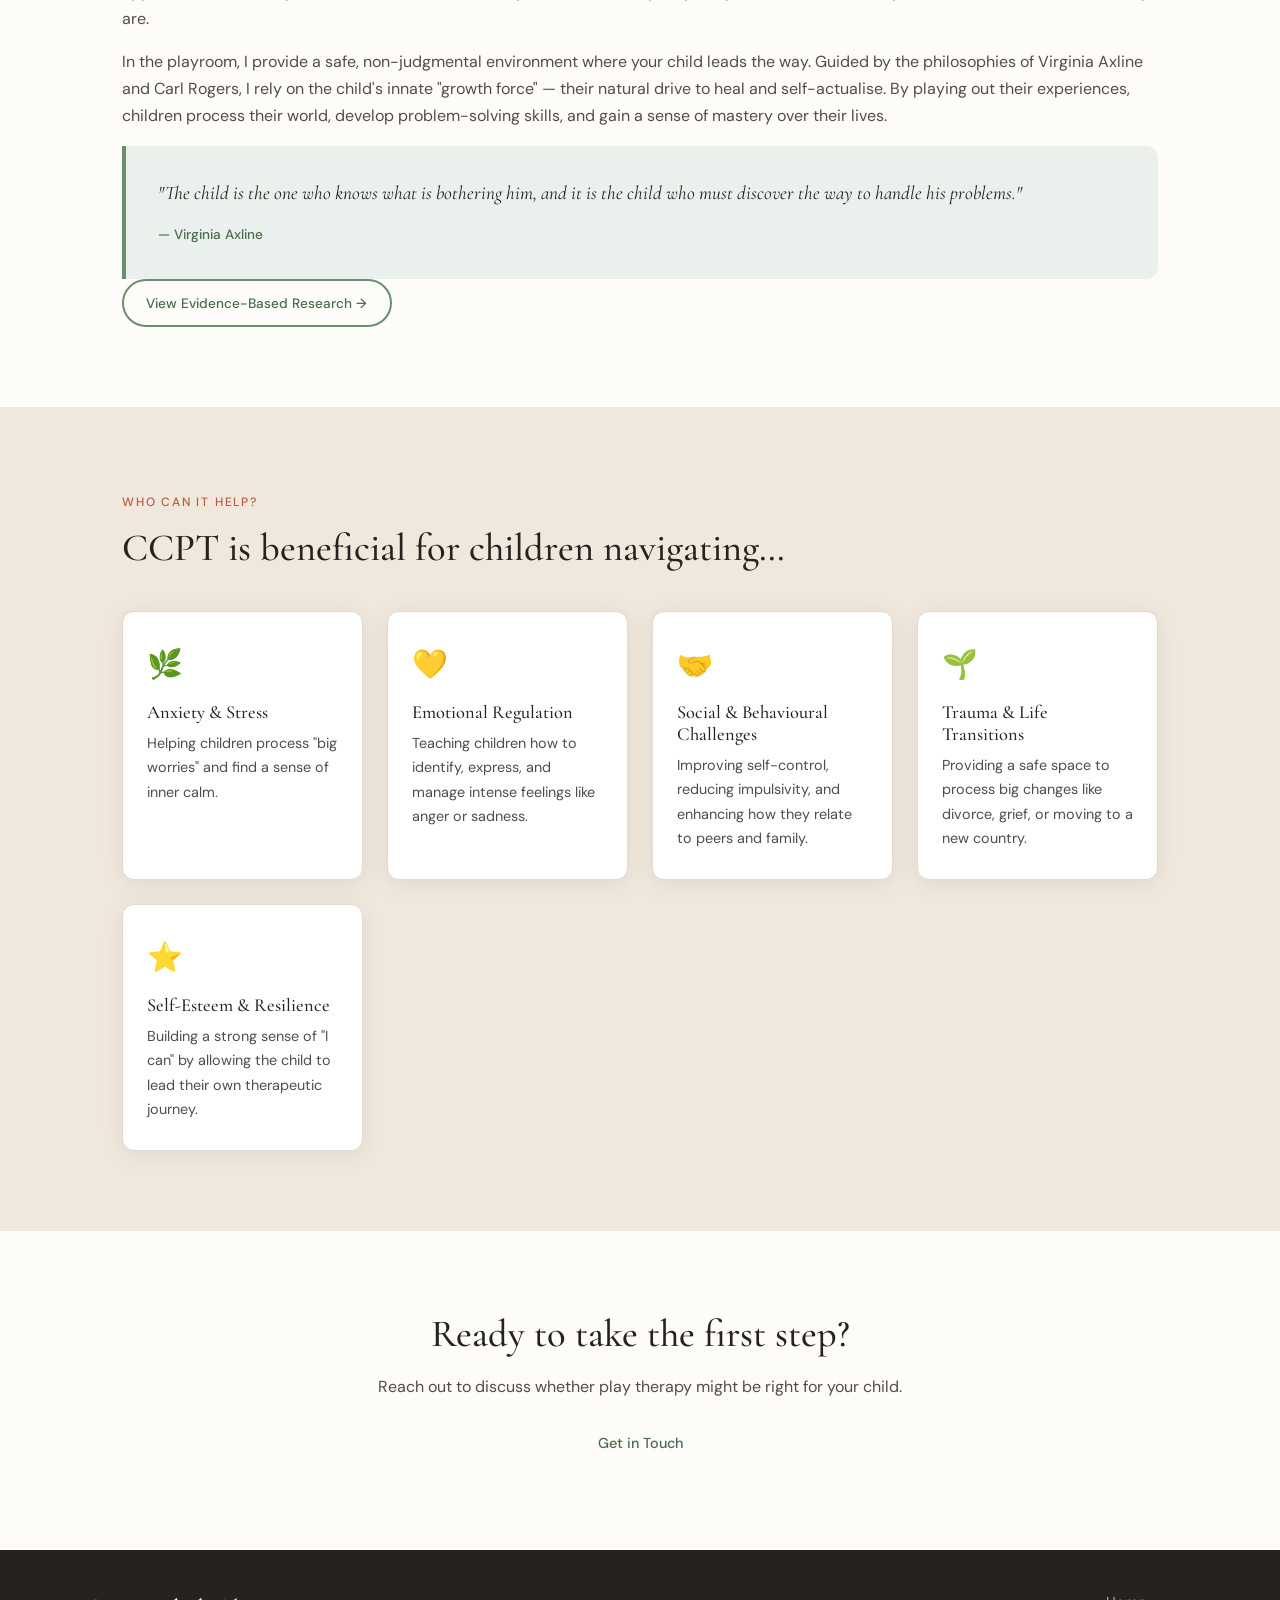
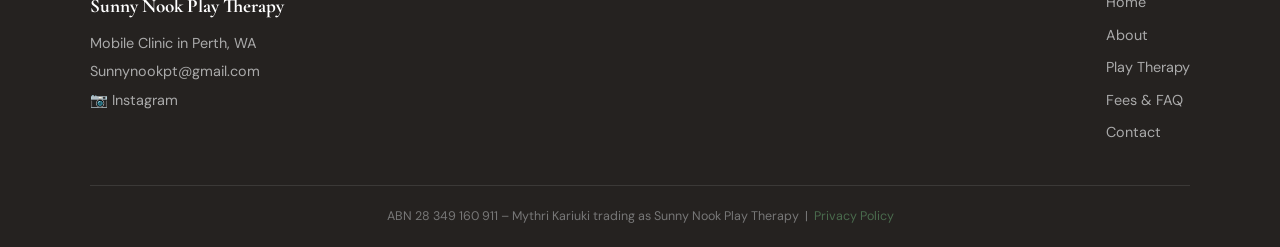
<file: play-therapy.html>
<!DOCTYPE html>
<html lang="en">
<head>
  <meta charset="UTF-8" />
  <meta name="viewport" content="width=device-width, initial-scale=1.0"/>
  <title>Play Therapy – Sunny Nook Play Therapy</title>
  <link rel="preconnect" href="https://fonts.googleapis.com">
  <link rel="preconnect" href="https://fonts.gstatic.com" crossorigin>
  <link href="https://fonts.googleapis.com/css2?family=Cormorant+Garamond:ital,wght@0,400;0,500;0,600;1,400;1,500&family=DM+Sans:wght@300;400;500&display=swap" rel="stylesheet">
  <link rel="stylesheet" href="style.css">
</head>
<body>

  <nav class="nav">
    <a href="index.html" class="nav-logo"><img src="logo.png" alt="Sunny Nook Play Therapy" class="nav-logo-img"></a>
    <button class="nav-toggle" onclick="toggleMenu()" aria-label="Menu">&#9776;</button>
    <ul class="nav-links" id="navLinks">
      <li><a href="index.html">Home</a></li>
      <li><a href="about.html">About</a></li>
      <li><a href="play-therapy.html" class="active">Play Therapy</a></li>
      <li><a href="fees.html">Fees & FAQ</a></li>
      <li><a href="contact.html">Contact</a></li>
    </ul>
  </nav>

  <section class="page-hero">
    <div class="container">
      <span class="section-label">What We Do</span>
      <h1>Child-Centred Play Therapy</h1>
      <p class="page-hero-sub">An evidence-based approach that meets children exactly where they are.</p>
    </div>
  </section>

  <section class="section section-light">
    <div class="container narrow">
      <h2>What is Child-Centred Play Therapy?</h2>
      <p>At Sunny Nook, and as with all play therapists, I believe that play is a child's natural language and toys are their words.</p>
      <p>Child-Centred Play Therapy (CCPT) is a specialised, evidence-based mental health intervention for children aged 3 to 12. Unlike traditional approaches which may ask children to articulate complex emotions they may not yet have the vocabulary for, CCPT meets them where they are.</p>
      <p>In the playroom, I provide a safe, non-judgmental environment where your child leads the way. Guided by the philosophies of Virginia Axline and Carl Rogers, I rely on the child's innate "growth force" — their natural drive to heal and self-actualise. By playing out their experiences, children process their world, develop problem-solving skills, and gain a sense of mastery over their lives.</p>

      <div class="quote-card standalone">
        <p>"The child is the one who knows what is bothering him, and it is the child who must discover the way to handle his problems."</p>
        <span>— Virginia Axline</span>
      </div>

      <a href="https://evidencebasedchildtherapy.com" target="_blank" class="btn btn-outline">View Evidence-Based Research →</a>
    </div>
  </section>

  <section class="section section-warm">
    <div class="container">
      <span class="section-label">Who Can It Help?</span>
      <h2>CCPT is beneficial for children navigating…</h2>
      <div class="cards-grid">
        <div class="card">
          <div class="card-icon">🌿</div>
          <h3>Anxiety & Stress</h3>
          <p>Helping children process "big worries" and find a sense of inner calm.</p>
        </div>
        <div class="card">
          <div class="card-icon">💛</div>
          <h3>Emotional Regulation</h3>
          <p>Teaching children how to identify, express, and manage intense feelings like anger or sadness.</p>
        </div>
        <div class="card">
          <div class="card-icon">🤝</div>
          <h3>Social & Behavioural Challenges</h3>
          <p>Improving self-control, reducing impulsivity, and enhancing how they relate to peers and family.</p>
        </div>
        <div class="card">
          <div class="card-icon">🌱</div>
          <h3>Trauma & Life Transitions</h3>
          <p>Providing a safe space to process big changes like divorce, grief, or moving to a new country.</p>
        </div>
        <div class="card">
          <div class="card-icon">⭐</div>
          <h3>Self-Esteem & Resilience</h3>
          <p>Building a strong sense of "I can" by allowing the child to lead their own therapeutic journey.</p>
        </div>
      </div>
    </div>
  </section>

  <section class="section section-green">
    <div class="container center">
      <h2>Ready to take the first step?</h2>
      <p>Reach out to discuss whether play therapy might be right for your child.</p>
      <a href="contact.html" class="btn btn-white">Get in Touch</a>
    </div>
  </section>

  <footer class="footer">
    <div class="container footer-inner">
      <div class="footer-brand">
        <strong>Sunny Nook Play Therapy</strong>
        <p>Mobile Clinic in Perth, WA</p>
        <a href="mailto:Sunnynookpt@gmail.com">Sunnynookpt@gmail.com</a>
        <a href="https://www.instagram.com/sunnynookpt" target="_blank" class="insta-link">📷 Instagram</a>
      </div>
      <div class="footer-links">
        <a href="index.html">Home</a>
        <a href="about.html">About</a>
        <a href="play-therapy.html">Play Therapy</a>
        <a href="fees.html">Fees & FAQ</a>
        <a href="contact.html">Contact</a>
      </div>
    </div>
    <div class="footer-bottom">
      ABN 28 349 160 911 – Mythri Kariuki trading as Sunny Nook Play Therapy &nbsp;|&nbsp; <a href="privacy.html">Privacy Policy</a>
    </div>
  </footer>

  <script src="script.js"></script>
</body>
</html>
</file>
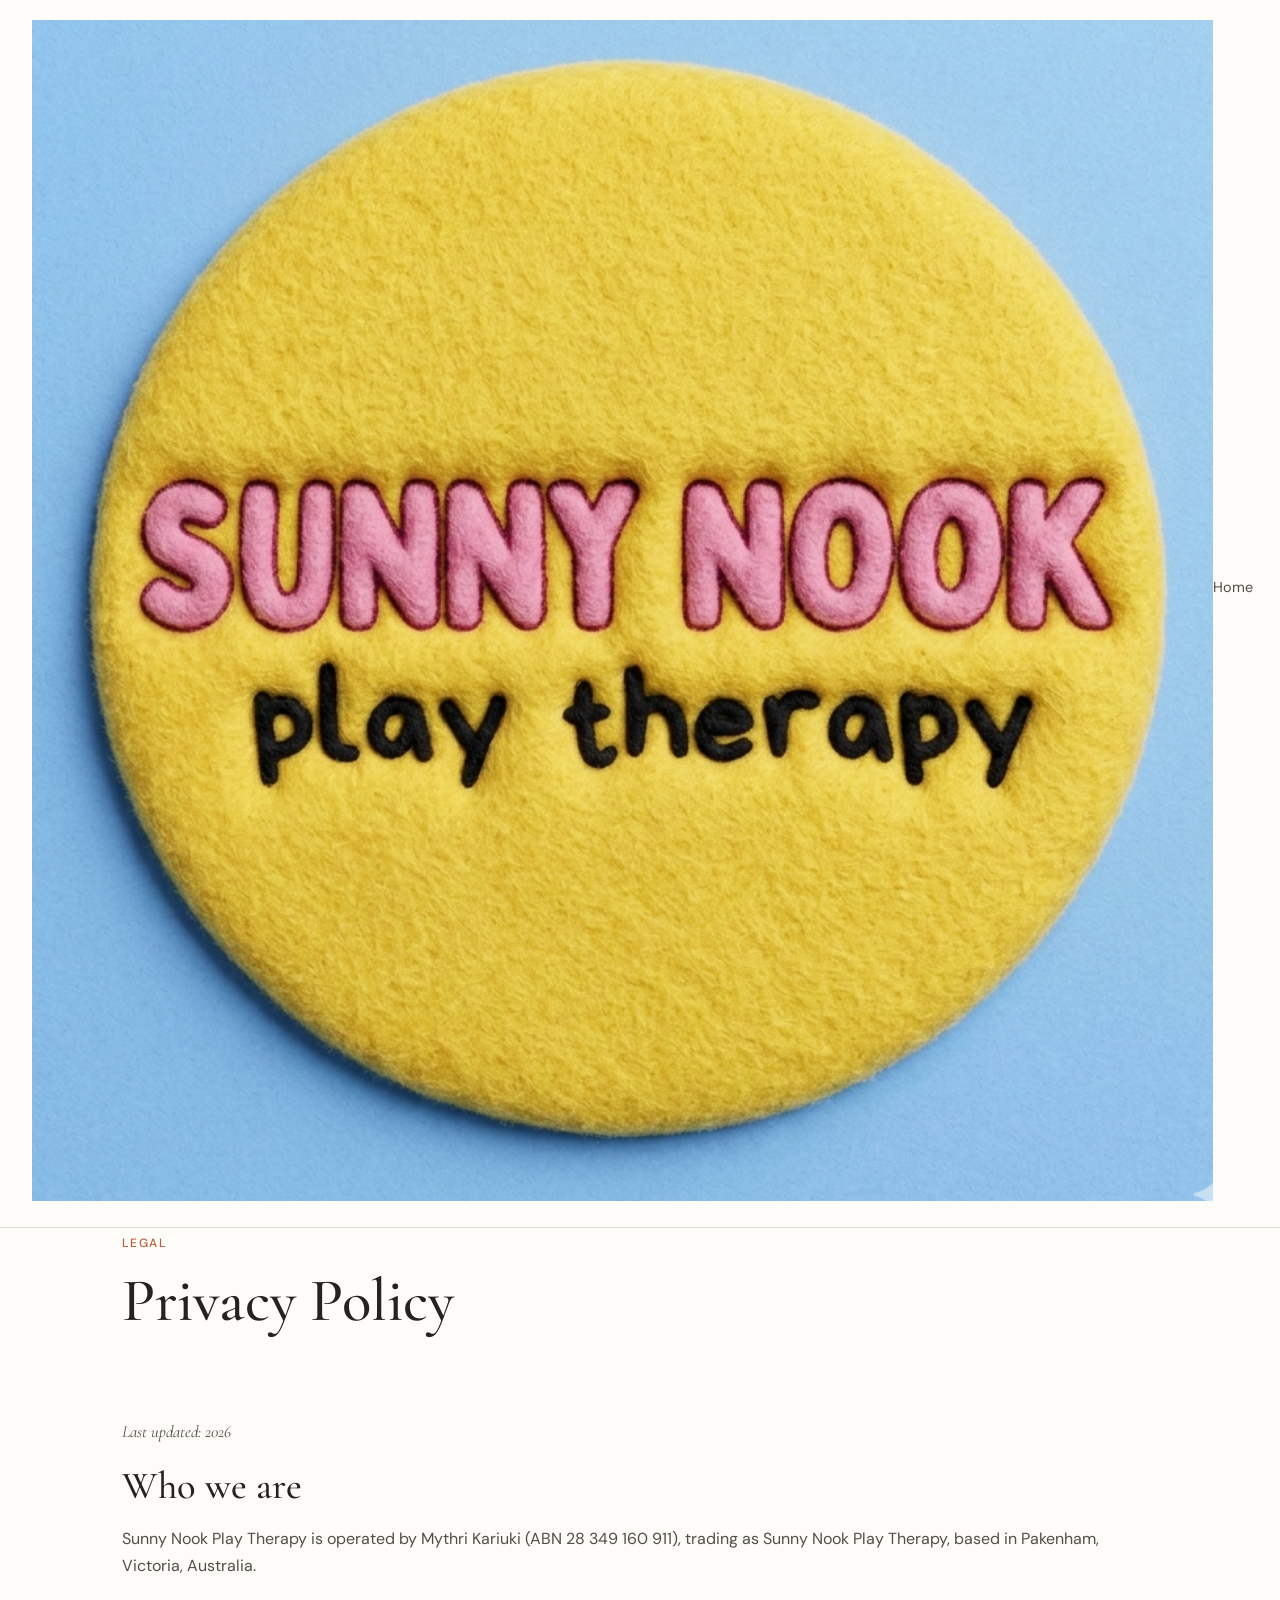
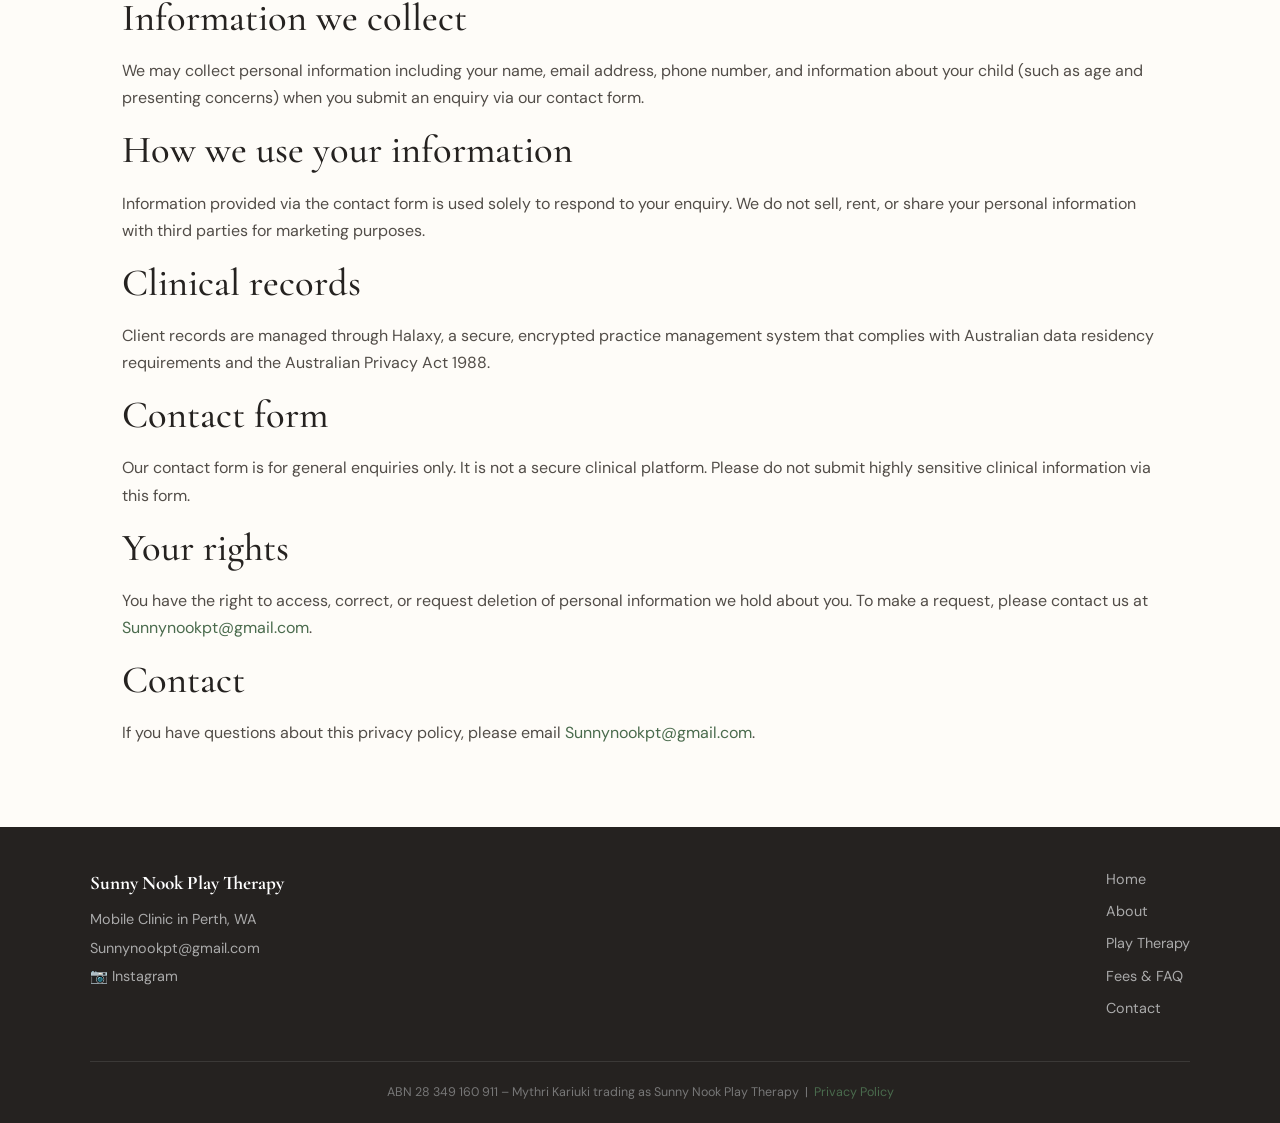
<file: privacy.html>
<!DOCTYPE html>
<html lang="en">
<head>
  <meta charset="UTF-8" />
  <meta name="viewport" content="width=device-width, initial-scale=1.0"/>
  <title>Privacy Policy – Sunny Nook Play Therapy</title>
  <link rel="preconnect" href="https://fonts.googleapis.com">
  <link rel="preconnect" href="https://fonts.gstatic.com" crossorigin>
  <link href="https://fonts.googleapis.com/css2?family=Cormorant+Garamond:ital,wght@0,400;0,500;0,600;1,400;1,500&family=DM+Sans:wght@300;400;500&display=swap" rel="stylesheet">
  <link rel="stylesheet" href="style.css">
</head>
<body>

  <nav class="nav">
    <a href="index.html" class="nav-logo"><img src="logo.png" alt="Sunny Nook Play Therapy" class="nav-logo-img"></a>
    <button class="nav-toggle" onclick="toggleMenu()" aria-label="Menu">&#9776;</button>
    <ul class="nav-links" id="navLinks">
      <li><a href="index.html">Home</a></li>
      <li><a href="about.html">About</a></li>
      <li><a href="play-therapy.html">Play Therapy</a></li>
      <li><a href="fees.html">Fees & FAQ</a></li>
      <li><a href="contact.html">Contact</a></li>
    </ul>
  </nav>

  <section class="page-hero">
    <div class="container">
      <span class="section-label">Legal</span>
      <h1>Privacy Policy</h1>
    </div>
  </section>

  <section class="section section-light">
    <div class="container narrow">
      <p><em>Last updated: 2026</em></p>

      <h2>Who we are</h2>
      <p>Sunny Nook Play Therapy is operated by Mythri Kariuki (ABN 28 349 160 911), trading as Sunny Nook Play Therapy, based in Pakenham, Victoria, Australia.</p>

      <h2>Information we collect</h2>
      <p>We may collect personal information including your name, email address, phone number, and information about your child (such as age and presenting concerns) when you submit an enquiry via our contact form.</p>

      <h2>How we use your information</h2>
      <p>Information provided via the contact form is used solely to respond to your enquiry. We do not sell, rent, or share your personal information with third parties for marketing purposes.</p>

      <h2>Clinical records</h2>
      <p>Client records are managed through Halaxy, a secure, encrypted practice management system that complies with Australian data residency requirements and the Australian Privacy Act 1988.</p>

      <h2>Contact form</h2>
      <p>Our contact form is for general enquiries only. It is not a secure clinical platform. Please do not submit highly sensitive clinical information via this form.</p>

      <h2>Your rights</h2>
      <p>You have the right to access, correct, or request deletion of personal information we hold about you. To make a request, please contact us at <a href="mailto:Sunnynookpt@gmail.com">Sunnynookpt@gmail.com</a>.</p>

      <h2>Contact</h2>
      <p>If you have questions about this privacy policy, please email <a href="mailto:Sunnynookpt@gmail.com">Sunnynookpt@gmail.com</a>.</p>
    </div>
  </section>

  <footer class="footer">
    <div class="container footer-inner">
      <div class="footer-brand">
        <strong>Sunny Nook Play Therapy</strong>
        <p>Mobile Clinic in Perth, WA</p>
        <a href="mailto:Sunnynookpt@gmail.com">Sunnynookpt@gmail.com</a>
        <a href="https://www.instagram.com/sunnynookpt" target="_blank" class="insta-link">📷 Instagram</a>
      </div>
      <div class="footer-links">
        <a href="index.html">Home</a>
        <a href="about.html">About</a>
        <a href="play-therapy.html">Play Therapy</a>
        <a href="fees.html">Fees & FAQ</a>
        <a href="contact.html">Contact</a>
      </div>
    </div>
    <div class="footer-bottom">
      ABN 28 349 160 911 – Mythri Kariuki trading as Sunny Nook Play Therapy &nbsp;|&nbsp; <a href="privacy.html">Privacy Policy</a>
    </div>
  </footer>

  <script src="script.js"></script>
</body>
</html>
</file>
<file: style.css>
/* ============================================
   SUNNY NOOK PLAY THERAPY – STYLESHEET
   ============================================ */

:root {
  --cream: #FAF6EF;
  --warm-white: #FEFCF8;
  --sage: #6B8F6E;
  --sage-dark: #4A6B4D;
  --sage-light: #EAF0EB;
  --terracotta: #B85C3A;
  --gold: #C49A3C;
  --text-dark: #252220;
  --text-mid: #524D48;
  --text-light: #8C857E;
  --warm-tan: #F0E8DC;
  --border: #E2D8CC;
  --font-display: 'Cormorant Garamond', Georgia, serif;
  --font-body: 'DM Sans', sans-serif;
  --radius: 12px;
  --shadow: 0 4px 24px rgba(0,0,0,0.07);
}

*, *::before, *::after { box-sizing: border-box; margin: 0; padding: 0; }
html { scroll-behavior: smooth; }

body {
  font-family: var(--font-body);
  color: var(--text-dark);
  background: var(--warm-white);
  font-size: 16px;
  line-height: 1.7;
}

h1, h2, h3 {
  font-family: var(--font-display);
  font-weight: 500;
  line-height: 1.2;
  color: var(--text-dark);
}

h1 { font-size: clamp(2.4rem, 5vw, 3.8rem); }
h2 { font-size: clamp(1.8rem, 3vw, 2.6rem); margin-bottom: 1rem; }
h3 { font-size: 1.3rem; margin-bottom: 0.5rem; }

p { color: var(--text-mid); margin-bottom: 1rem; }
p:last-child { margin-bottom: 0; }
a { color: var(--sage-dark); text-decoration: none; }
a:hover { color: var(--terracotta); }
em { font-family: var(--font-display); font-style: italic; font-size: 1.05em; }

.container { max-width: 1100px; margin: 0 auto; padding: 0 2rem; }
.container.center { text-align: center; }
.section { padding: 5rem 0; }
.section-light { background: var(--warm-white); }
.section-warm { background: var(--warm-tan); }

.two-col {
  display: grid;
  grid-template-columns: 1fr 1fr;
  gap: 4rem;
  align-items: center;
}
.two-col.reverse { direction: rtl; }
.two-col.reverse > * { direction: ltr; }
.fees-layout { align-items: start; margin-top: 2.5rem; }

.section-label {
  display: inline-block;
  font-size: 0.75rem;
  font-weight: 500;
  letter-spacing: 0.15em;
  text-transform: uppercase;
  color: var(--terracotta);
  margin-bottom: 0.75rem;
}

.subheading {
  font-family: var(--font-display);
  font-size: 1.4rem;
  margin-bottom: 1rem;
  color: var(--text-dark);
}

/* NAV */
.nav {
  display: flex;
  align-items: center;
  justify-content: space-between;
  padding: 1.25rem 2rem;
  background: var(--warm-white);
  border-bottom: 1px solid var(--border);
  position: sticky;
  top: 0;
  z-index: 100;
}

.nav-logo {
  font-family: var(--font-display);
  font-size: 1.4rem;
  font-weight: 600;
  color: var(--text-dark);
  line-height: 1.1;
}

.nav-logo span {
  display: block;
  font-size: 0.75rem;
  font-family: var(--font-body);
  font-weight: 400;
  letter-spacing: 0.08em;
  text-transform: uppercase;
  color: var(--text-light);
}

.nav-links { display: flex; list-style: none; gap: 2rem; }
.nav-links a { font-size: 0.9rem; color: var(--text-mid); transition: color 0.2s; }
.nav-links a:hover { color: var(--sage-dark); }

.nav-toggle {
  display: none;
  background: none;
  border: none;
  font-size: 1.5rem;
  cursor: pointer;
  color: var(--text-dark);
}

/* HERO */
.hero {
  display: grid;
  grid-template-columns: 1fr 1fr;
  min-height: 90vh;
  align-items: stretch;
}

.hero-inner {
  padding: 5rem 3rem 5rem 4rem;
  display: flex;
  flex-direction: column;
  justify-content: center;
  animation: fadeUp 0.9s ease both;
}

.hero-quote {
  font-family: var(--font-display);
  font-style: italic;
  font-size: 1.05rem;
  color: var(--text-light);
  line-height: 1.6;
  margin-bottom: 0.25rem;
}

.hero-quote-attr { font-size: 0.85rem; color: var(--text-light); margin-bottom: 2.5rem; }
.hero-headline { font-size: clamp(2.4rem, 4.5vw, 3.6rem); font-weight: 500; line-height: 1.15; margin-bottom: 1rem; }
.hero-sub { font-size: 1.1rem; color: var(--text-mid); margin-bottom: 2.5rem; }
.hero-cta { display: flex; gap: 1rem; flex-wrap: wrap; }

.hero-image-wrap { overflow: hidden; position: relative; }
.hero-img { width: 100%; height: 100%; object-fit: cover; display: block; min-height: 500px; }

/* BUTTONS */
.btn {
  display: inline-block;
  padding: 0.8rem 1.8rem;
  border-radius: 50px;
  font-family: var(--font-body);
  font-size: 0.9rem;
  font-weight: 500;
  cursor: pointer;
  transition: all 0.25s;
  border: 2px solid transparent;
  text-decoration: none;
}

.btn-primary { background: var(--sage); color: white; border-color: var(--sage); }
.btn-primary:hover { background: var(--sage-dark); border-color: var(--sage-dark); color: white; transform: translateY(-2px); box-shadow: 0 6px 20px rgba(122,158,126,0.35); }
.btn-secondary { background: transparent; color: var(--text-dark); border-color: var(--border); }
.btn-secondary:hover { border-color: var(--sage); color: var(--sage-dark); }
.btn-outline { background: transparent; color: var(--sage-dark); border-color: var(--sage); padding: 0.65rem 1.4rem; font-size: 0.85rem; }
.btn-outline:hover { background: var(--sage); color: white; }

/* CARDS */
.cards-grid {
  display: grid;
  grid-template-columns: repeat(auto-fit, minmax(190px, 1fr));
  gap: 1.5rem;
  margin-top: 2.5rem;
}

.card {
  background: white;
  border-radius: var(--radius);
  padding: 1.75rem 1.5rem;
  box-shadow: var(--shadow);
  border: 1px solid var(--border);
  transition: transform 0.25s, box-shadow 0.25s;
}

.card:hover { transform: translateY(-4px); box-shadow: 0 8px 32px rgba(0,0,0,0.1); }
.card-icon { font-size: 1.8rem; margin-bottom: 0.75rem; }
.card h3 { font-family: var(--font-display); font-size: 1.15rem; }
.card p { font-size: 0.9rem; }

/* QUOTE CARD */
.quote-card {
  background: var(--sage-light);
  border-left: 4px solid var(--sage);
  border-radius: 0 var(--radius) var(--radius) 0;
  padding: 2rem;
}

.quote-card p {
  font-family: var(--font-display);
  font-style: italic;
  font-size: 1.2rem;
  line-height: 1.6;
  color: var(--text-dark);
  margin-bottom: 0.75rem;
}

.quote-card span { font-size: 0.85rem; color: var(--sage-dark); font-weight: 500; }

/* PROFILE IMAGE */
.profile-img {
  width: 100%;
  border-radius: var(--radius);
  object-fit: cover;
  max-height: 480px;
  box-shadow: var(--shadow);
  display: block;
}

/* ETHOS */
.ethos-block {
  background: var(--warm-tan);
  border-radius: var(--radius);
  padding: 1.5rem 2rem;
  margin: 1.5rem 0;
}

.ethos-block p {
  font-family: var(--font-display);
  font-style: italic;
  font-size: 1.2rem;
  color: var(--text-dark);
}

/* CREDENTIALS */
.cred-list { list-style: none; margin-top: 0.5rem; display: flex; flex-wrap: wrap; gap: 0.5rem; }
.cred-list li { background: var(--sage-light); color: var(--sage-dark); padding: 0.3rem 0.9rem; border-radius: 50px; font-size: 0.85rem; font-weight: 500; }

/* HOURS */
.hours-table { border: 1px solid var(--border); border-radius: var(--radius); overflow: hidden; margin: 0 0 1.5rem; }
.hours-row { display: flex; justify-content: space-between; padding: 0.85rem 1.25rem; border-bottom: 1px solid var(--border); }
.hours-row:last-child { border-bottom: none; }
.hours-row:nth-child(even) { background: rgba(255,255,255,0.6); }
.day { font-weight: 500; color: var(--text-dark); }
.time { color: var(--text-mid); }

/* FEES BOX */
.fees-box { background: var(--sage-light); border-radius: var(--radius); padding: 1.5rem 2rem; }

/* FAQ */
.faq-item { border-bottom: 1px solid var(--border); }
.faq-q { width: 100%; background: none; border: none; text-align: left; padding: 1.25rem 0; font-family: var(--font-display); font-size: 1.15rem; color: var(--text-dark); cursor: pointer; display: flex; justify-content: space-between; align-items: center; gap: 1rem; }
.faq-q:hover { color: var(--sage-dark); }
.faq-q span { font-size: 1.4rem; color: var(--sage); transition: transform 0.2s; flex-shrink: 0; }
.faq-q.open span { transform: rotate(45deg); }
.faq-a { display: none; padding-bottom: 1.25rem; }
.faq-a.visible { display: block; }
.faq-a p { font-size: 0.95rem; }

/* CONTACT FORM */
.contact-form { margin-top: 1.5rem; }
.form-group { margin-bottom: 1.25rem; }
.form-group label { display: block; font-size: 0.85rem; font-weight: 500; color: var(--text-dark); margin-bottom: 0.4rem; }
.form-group input, .form-group textarea { width: 100%; padding: 0.75rem 1rem; border: 1.5px solid var(--border); border-radius: 8px; font-family: var(--font-body); font-size: 0.95rem; color: var(--text-dark); background: white; transition: border-color 0.2s; }
.form-group input:focus, .form-group textarea:focus { outline: none; border-color: var(--sage); }
.form-group textarea { resize: vertical; }

.disclaimer-note { font-size: 0.8rem; color: var(--text-light); font-style: italic; margin-bottom: 1rem; }

.contact-info-box { background: var(--warm-tan); border-radius: var(--radius); padding: 2rem; }
.contact-info-box h3 { font-family: var(--font-display); font-size: 1.2rem; margin-bottom: 1rem; }
.contact-info-box p { font-size: 0.95rem; margin-bottom: 0.5rem; }

/* FOOTER */
.footer-acknowledgement {
  background: #1a1714;
  padding: 1.5rem 0;
  border-bottom: 1px solid rgba(255,255,255,0.07);
}

.footer-acknowledgement p {
  color: #999;
  font-size: 0.82rem;
  line-height: 1.7;
  text-align: center;
  max-width: 800px;
  margin: 0 auto;
}

.footer { background: var(--text-dark); color: #ccc; padding-top: 0; }
.footer-inner { display: flex; justify-content: space-between; gap: 3rem; padding: 2.5rem 0; border-bottom: 1px solid rgba(255,255,255,0.1); flex-wrap: wrap; }
.footer-brand strong { display: block; font-family: var(--font-display); font-size: 1.2rem; color: white; margin-bottom: 0.5rem; }
.footer-brand p, .footer-brand a { font-size: 0.9rem; color: #aaa; display: block; margin-bottom: 0.25rem; }
.footer-brand a:hover { color: var(--gold); }
.footer-links { display: flex; flex-direction: column; gap: 0.5rem; }
.footer-links a { font-size: 0.9rem; color: #aaa; }
.footer-links a:hover { color: white; }
.footer-bottom { text-align: center; padding: 1.25rem 2rem; font-size: 0.78rem; color: #777; }

/* ANIMATIONS */
@keyframes fadeUp {
  from { opacity: 0; transform: translateY(24px); }
  to { opacity: 1; transform: translateY(0); }
}

/* RESPONSIVE */
@media (max-width: 900px) {
  .hero { grid-template-columns: 1fr; }
  .hero-image-wrap { min-height: 320px; }
  .hero-inner { padding: 4rem 2rem; }
  .two-col { grid-template-columns: 1fr; gap: 2.5rem; }
  .two-col.reverse { direction: ltr; }
  .cards-grid { grid-template-columns: repeat(auto-fit, minmax(160px, 1fr)); }
}

@media (max-width: 640px) {
  .nav-links { display: none; flex-direction: column; position: absolute; top: 70px; left: 0; right: 0; background: var(--warm-white); padding: 1rem 2rem 2rem; border-bottom: 1px solid var(--border); gap: 1rem; z-index: 99; }
  .nav-links.open { display: flex; }
  .nav-toggle { display: block; }
  .section { padding: 3.5rem 0; }
  .footer-inner { flex-direction: column; gap: 2rem; }
  .hero-cta { flex-direction: column; }
  .btn { text-align: center; }
}
</file>
